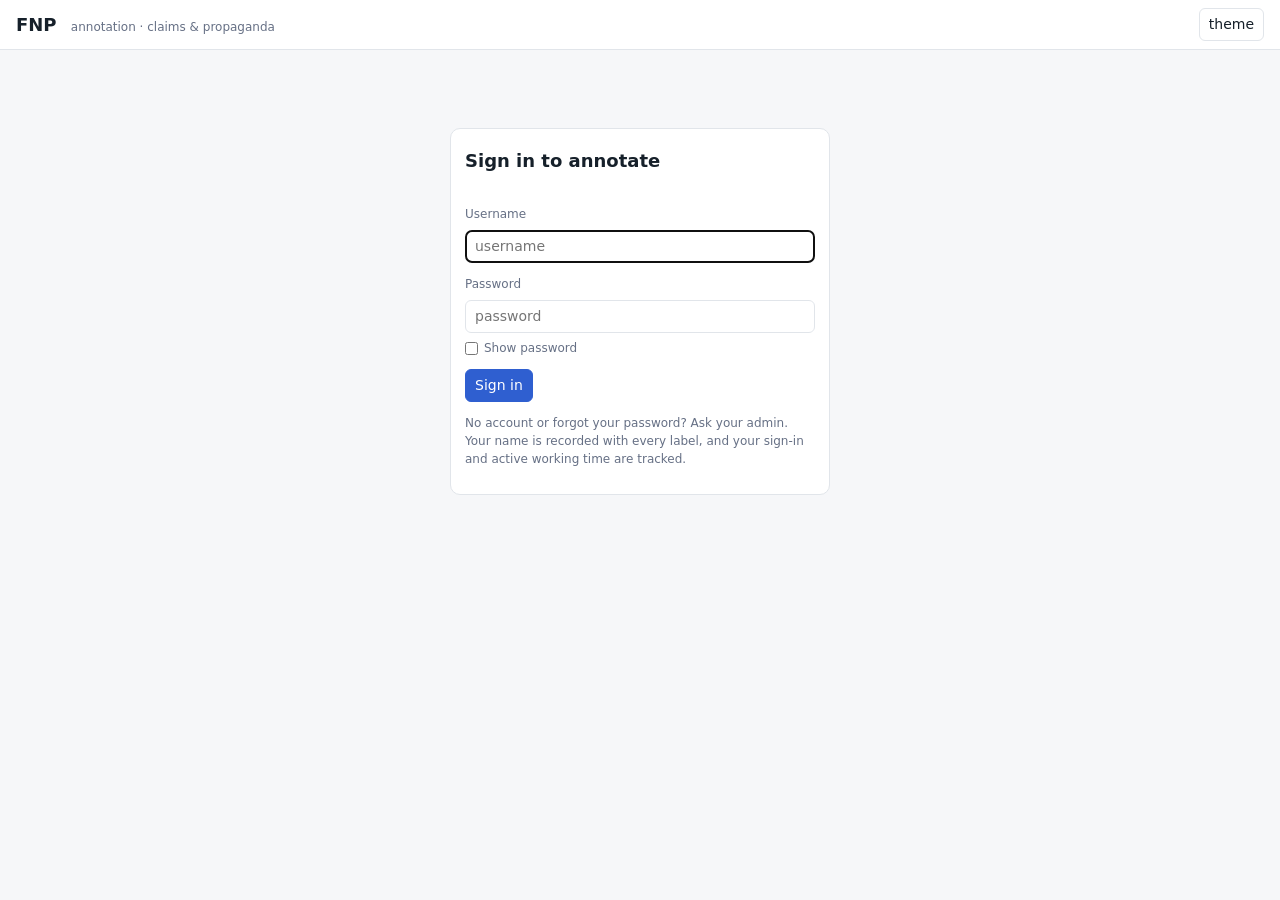
<file: UI/annotate.html>
<!doctype html>
<html lang="en">
<head>
<meta charset="utf-8">
<meta name="viewport" content="width=device-width, initial-scale=1">
<title>FNP Annotate</title>
<link rel="stylesheet" href="assets/app.css">
<link rel="stylesheet" href="assets/annotate.css">
</head>
<body>
<header>
  <div class="brand">FNP <span>annotation &middot; claims &amp; propaganda</span></div>
  <nav id="tabs"></nav>
  <div class="hdr-right">
    <span id="prog" class="prog"></span>
    <span id="who" class="muted"></span>
    <button id="chpw" class="hidden" title="Change your password">password</button>
    <button id="logout" class="hidden" title="Sign out">sign out</button>
    <button id="theme" title="Toggle theme">theme</button>
  </div>
</header>
<main id="view"></main>
<div id="pop" class="pop hidden" role="dialog" aria-label="Annotate selection"></div>
<div id="toast" class="toast hidden"></div>
<script src="assets/annotate.js"></script>
</body>
</html>
</file>
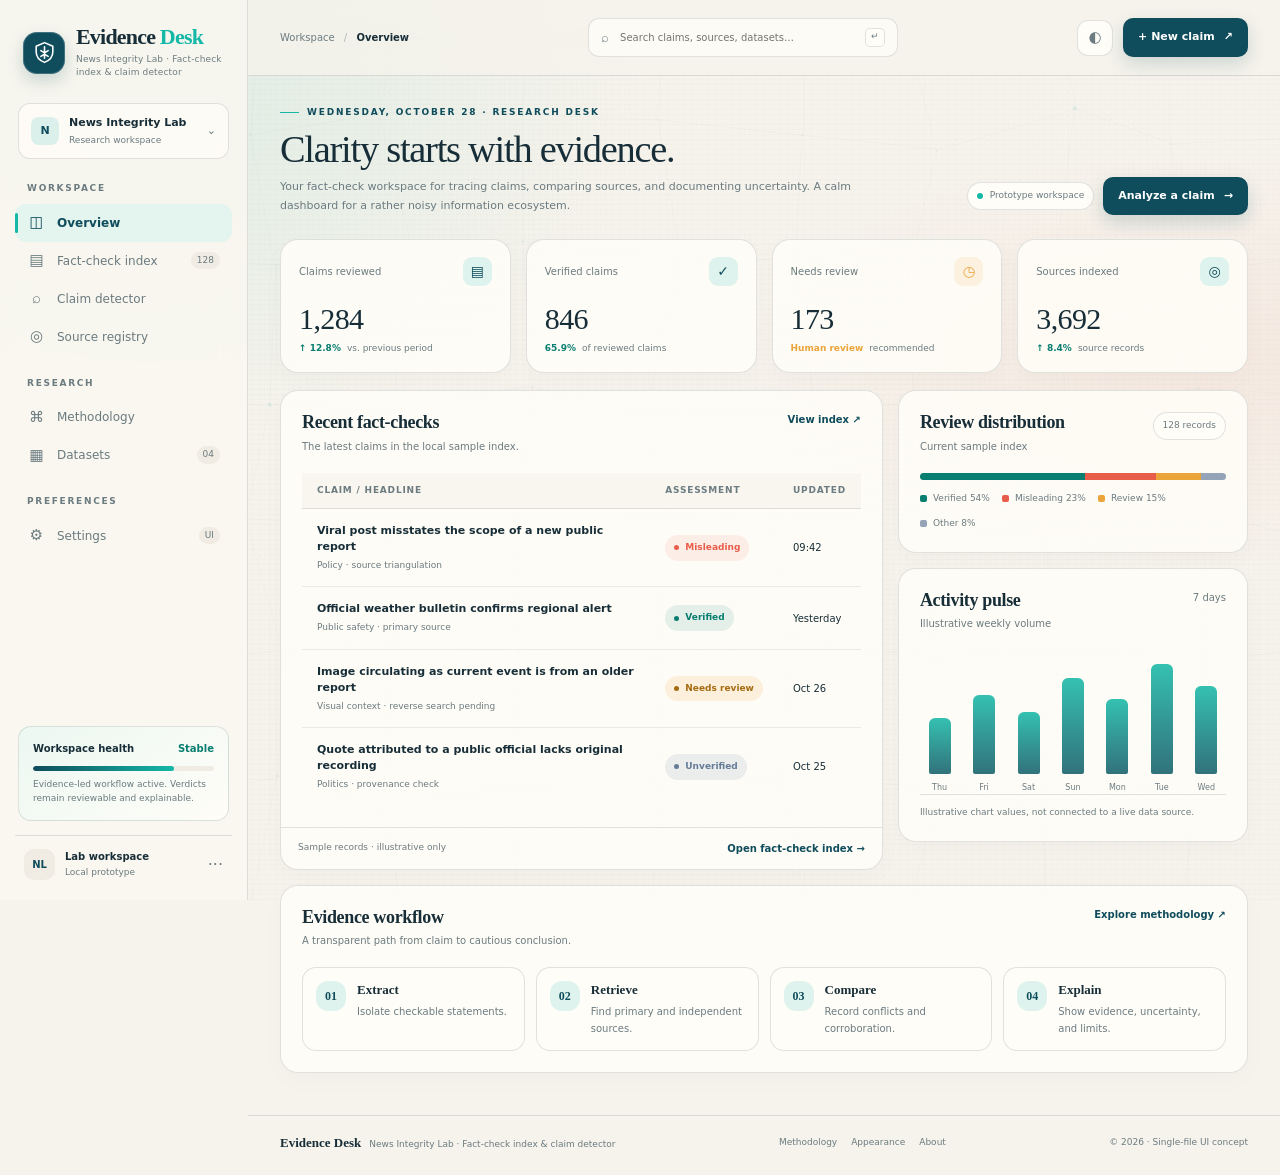
<file: docs/UI_inspirations/Evidence_Desk_Website.html>
<!DOCTYPE html>
<html lang="en" data-theme="paper">
<head>
<meta charset="utf-8" />
<meta name="viewport" content="width=device-width, initial-scale=1" />
<meta name="theme-color" content="#f6f3ec" />
<title>Evidence Desk — News Integrity Lab</title>
<style>
  :root{
    color-scheme:light;
    --ink:#172e38;--navy:#1e293b;--teal:#0f4c5c;--mint:#14b8a6;--paper:#f6f3ec;--surface:#fffdf8;--surface-2:#f0ece3;--paper-dark:#e6ded0;--muted:#6b7b80;--coral:#e85d4a;--amber:#eaa43a;--blue-gray:#94a3b8;--line:rgba(23,46,56,.13);--line-strong:rgba(23,46,56,.22);--shadow:0 18px 48px rgba(25,45,48,.07);--sidebar:rgba(250,247,240,.88);--input:rgba(255,253,248,.8);--good:#087e70;--radius:18px;--serif:Georgia,"Times New Roman",serif;--sans:Inter,ui-sans-serif,system-ui,-apple-system,BlinkMacSystemFont,"Segoe UI",sans-serif;--space:20px;
  }
  html[data-theme="slate"]{--ink:#192c3d;--navy:#23384c;--teal:#286477;--mint:#58a9a0;--paper:#e9eff1;--surface:#f8fbfc;--surface-2:#dfe8eb;--paper-dark:#cdd9de;--muted:#627987;--line:rgba(25,44,61,.13);--line-strong:rgba(25,44,61,.22);--sidebar:rgba(244,249,250,.9);--input:rgba(248,251,252,.88);--good:#287f70;--shadow:0 18px 48px rgba(25,44,61,.07);color-scheme:light}
  html[data-theme="midnight"]{--ink:#e9f0f1;--navy:#dbe7ed;--teal:#4dc7ba;--mint:#55d6c1;--paper:#101c25;--surface:#182832;--surface-2:#203640;--paper-dark:#314852;--muted:#a1b4bb;--line:rgba(224,240,242,.12);--line-strong:rgba(224,240,242,.22);--sidebar:rgba(15,27,36,.91);--input:rgba(21,37,47,.88);--good:#64d9c4;--coral:#ff8272;--amber:#ffc26b;--blue-gray:#8ba3b5;--shadow:0 18px 48px rgba(0,0,0,.2);color-scheme:dark}
  html[data-theme="forest"]{--ink:#20372e;--navy:#243c32;--teal:#285d49;--mint:#6aa77a;--paper:#eff2e8;--surface:#fbfcf5;--surface-2:#e2ead9;--paper-dark:#d1dfc4;--muted:#6a7c6d;--line:rgba(32,55,46,.14);--line-strong:rgba(32,55,46,.23);--sidebar:rgba(247,250,240,.91);--input:rgba(251,252,245,.88);--good:#2c845e;--shadow:0 18px 48px rgba(32,55,46,.08);color-scheme:light}
  html[data-accent="blue"]{--teal:#2457a7;--mint:#5d9ef5;--good:#2463bd}
  html[data-accent="violet"]{--teal:#6346a5;--mint:#a78bfa;--good:#7253ba}
  html[data-accent="coral"]{--teal:#a94435;--mint:#ed8068;--good:#277b65}
  html[data-accent="green"]{--teal:#236547;--mint:#54b87b;--good:#267b53}
  html[data-density="compact"]{--space:14px}
  *{box-sizing:border-box}html{scroll-behavior:smooth}body{margin:0;min-height:100vh;color:var(--ink);background:var(--paper);font-family:var(--sans);line-height:1.5;overflow-x:hidden;transition:background .25s,color .25s;background-image:radial-gradient(ellipse at 12% 10%,color-mix(in srgb,var(--mint) 10%,transparent),transparent 31rem),radial-gradient(ellipse at 94% 40%,color-mix(in srgb,var(--coral) 7%,transparent),transparent 29rem),repeating-linear-gradient(0deg,rgba(90,70,40,.018) 0 1px,transparent 1px 5px),repeating-linear-gradient(90deg,rgba(90,70,40,.012) 0 1px,transparent 1px 6px);background-attachment:fixed}
  body.no-grain{background-image:radial-gradient(ellipse at 12% 10%,color-mix(in srgb,var(--mint) 8%,transparent),transparent 31rem),radial-gradient(ellipse at 94% 40%,color-mix(in srgb,var(--coral) 5%,transparent),transparent 29rem)}
  body.no-grain::before{display:none}
  body.reduce-motion *,body.reduce-motion *::before,body.reduce-motion *::after{scroll-behavior:auto!important;animation-duration:.01ms!important;animation-iteration-count:1!important;transition-duration:.01ms!important}
  body::before{content:"";position:fixed;inset:0;pointer-events:none;z-index:0;opacity:.13;background-image:radial-gradient(rgba(70,55,35,.35) .45px,transparent .8px);background-size:8px 8px;mix-blend-mode:multiply}
  html[data-theme="midnight"] body::before{opacity:.04;mix-blend-mode:screen}
  #evidence-network{position:fixed;inset:0;width:100%;height:100%;z-index:0;pointer-events:none;opacity:.28}
  body.no-network #evidence-network{display:none}
  button,input,textarea,select{font:inherit}button,a{-webkit-tap-highlight-color:transparent}button{color:inherit}a{color:inherit;text-decoration:none}button:focus-visible,a:focus-visible,input:focus-visible,textarea:focus-visible,select:focus-visible{outline:3px solid color-mix(in srgb,var(--mint) 55%,transparent);outline-offset:2px}
  .app-shell{position:relative;z-index:1;display:grid;grid-template-columns:248px minmax(0,1fr);min-height:100vh}
  .sidebar{position:sticky;top:0;height:100vh;overflow-y:auto;padding:22px 15px 18px;border-right:1px solid var(--line);background:var(--sidebar);backdrop-filter:blur(17px);display:flex;flex-direction:column;z-index:30}
  .brand{display:flex;align-items:center;gap:11px;padding:4px 8px 24px}.brand-mark{width:42px;height:42px;display:grid;place-items:center;border-radius:14px;color:#fff;background:var(--teal);box-shadow:inset 0 0 0 1px rgba(255,255,255,.2),0 7px 17px color-mix(in srgb,var(--teal) 20%,transparent);flex:none}.brand-mark svg{width:25px;height:25px}.brand-name{font:700 22px/1 var(--serif);letter-spacing:-.8px}.brand-name span{color:var(--mint)}.brand-sub{font-size:9px;letter-spacing:.15px;color:var(--muted);line-height:1.45;margin-top:5px;max-width:157px}
  .workspace-switch{display:flex;align-items:center;gap:10px;padding:11px 12px;margin:0 3px 23px;border:1px solid var(--line);border-radius:12px;background:color-mix(in srgb,var(--surface) 74%,transparent);font-size:11px}.workspace-icon{width:28px;height:28px;border-radius:8px;display:grid;place-items:center;background:color-mix(in srgb,var(--mint) 15%,transparent);color:var(--teal);font-weight:800}.workspace-switch strong{display:block;font-size:11px}.workspace-switch small{display:block;color:var(--muted);font-size:9px;margin-top:2px}.workspace-caret{margin-left:auto;color:var(--muted)}
  .nav-group{margin:0 0 21px}.nav-label{padding:0 12px;margin:0 0 8px;font-size:9px;text-transform:uppercase;letter-spacing:1.7px;font-weight:800;color:var(--muted)}.nav-item{display:flex;align-items:center;gap:11px;width:100%;border:0;background:transparent;color:var(--muted);padding:10px 12px;border-radius:11px;text-align:left;font-size:12px;cursor:pointer;transition:background .18s,color .18s;position:relative}.nav-item .nav-icon{width:19px;text-align:center;font-size:15px;line-height:1;color:currentColor}.nav-item:hover{background:color-mix(in srgb,var(--mint) 8%,transparent);color:var(--ink)}.nav-item.active{color:var(--teal);background:color-mix(in srgb,var(--mint) 12%,var(--surface));font-weight:750}.nav-item.active::before{content:"";position:absolute;left:0;top:9px;bottom:9px;width:3px;border-radius:4px;background:var(--mint)}.nav-count{margin-left:auto;font-size:9px;padding:2px 6px;border-radius:20px;background:var(--surface-2);color:var(--muted)}.sidebar-bottom{margin-top:auto}.integrity-card{margin:0 3px 14px;padding:14px;border:1px solid var(--line);border-radius:13px;background:linear-gradient(145deg,color-mix(in srgb,var(--mint) 8%,var(--surface)),var(--surface))}.integrity-top{display:flex;justify-content:space-between;align-items:center;font-size:10px;font-weight:750}.integrity-meter{height:5px;border-radius:10px;background:var(--surface-2);overflow:hidden;margin:10px 0 7px}.integrity-meter span{display:block;width:78%;height:100%;background:linear-gradient(90deg,var(--teal),var(--mint));border-radius:10px}.integrity-card p{margin:0;font-size:9px;color:var(--muted);line-height:1.55}.profile{display:flex;align-items:center;gap:10px;padding:13px 9px 2px;border-top:1px solid var(--line)}.avatar{width:31px;height:31px;border-radius:10px;background:var(--surface-2);display:grid;place-items:center;color:var(--teal);font-size:10px;font-weight:800}.profile strong{display:block;font-size:10px}.profile small{display:block;font-size:9px;color:var(--muted);margin-top:2px}.profile .more{margin-left:auto;color:var(--muted)}
  .main{min-width:0;display:flex;flex-direction:column}.topbar{height:76px;padding:0 32px;display:flex;align-items:center;justify-content:space-between;gap:18px;border-bottom:1px solid var(--line);background:color-mix(in srgb,var(--paper) 80%,transparent);backdrop-filter:blur(15px);position:sticky;top:0;z-index:20}.topbar-left{display:flex;align-items:center;gap:14px;min-width:0}.mobile-menu{display:none;border:1px solid var(--line);background:var(--surface);border-radius:10px;padding:8px 10px;cursor:pointer}.crumb{font-size:10px;color:var(--muted)}.crumb strong{color:var(--ink);font-weight:750}.global-search{display:flex;align-items:center;gap:9px;width:min(310px,30vw);padding:9px 12px;border:1px solid var(--line);background:var(--input);border-radius:11px;color:var(--muted)}.global-search span{font-size:13px}.global-search input{min-width:0;width:100%;border:0;background:transparent;color:var(--ink);outline:0;font-size:10px}.global-search kbd{white-space:nowrap;font-size:9px;padding:2px 5px;border:1px solid var(--line);border-radius:5px;background:var(--surface)}.top-actions{display:flex;align-items:center;gap:10px}.icon-button{width:36px;height:36px;display:grid;place-items:center;border:1px solid var(--line);background:var(--surface);border-radius:11px;cursor:pointer;color:var(--muted);font-size:15px}.button{display:inline-flex;align-items:center;justify-content:center;gap:9px;padding:10px 14px;border:1px solid transparent;border-radius:10px;cursor:pointer;font-size:11px;font-weight:750;white-space:nowrap;transition:transform .18s,box-shadow .18s,background .18s}.button:hover{transform:translateY(-1px)}.button-primary{color:#fff;background:var(--teal);box-shadow:0 7px 18px color-mix(in srgb,var(--teal) 18%,transparent)}.button-primary:hover{filter:brightness(.95)}.button-secondary{color:var(--ink);background:var(--surface);border-color:var(--line)}.button-soft{color:var(--teal);background:color-mix(in srgb,var(--mint) 11%,var(--surface));border-color:color-mix(in srgb,var(--mint) 21%,var(--line))}.button-danger{color:var(--coral);background:color-mix(in srgb,var(--coral) 8%,var(--surface));border-color:color-mix(in srgb,var(--coral) 21%,var(--line))}.main-content{width:min(1500px,100%);margin:0 auto;padding:30px 32px 42px;flex:1}.page{display:none;animation:fadeUp .28s ease both}.page.active{display:block}.page-head{display:flex;align-items:flex-end;justify-content:space-between;gap:20px;margin-bottom:24px}.page-eyebrow{display:flex;align-items:center;gap:8px;font-size:9px;text-transform:uppercase;letter-spacing:1.8px;color:var(--teal);font-weight:850}.page-eyebrow::before{content:"";width:19px;height:1px;background:var(--mint)}h1,h2,h3,p{overflow-wrap:anywhere}.page-head h1{font:500 clamp(28px,3vw,39px)/1.12 var(--serif);letter-spacing:-1.25px;margin:8px 0 6px}.page-head p{color:var(--muted);font-size:11px;max-width:590px;line-height:1.75;margin:0}.page-head-actions{display:flex;gap:9px;align-items:center;flex-wrap:wrap}.eyebrow-pill{display:inline-flex;align-items:center;gap:7px;border:1px solid var(--line);border-radius:50px;padding:6px 9px;font-size:9px;color:var(--muted);background:var(--surface)}.dot{width:6px;height:6px;border-radius:50%;background:var(--mint);display:inline-block}.panel{background:color-mix(in srgb,var(--surface) 88%,transparent);border:1px solid var(--line);border-radius:var(--radius);box-shadow:0 7px 24px rgba(20,43,53,.025);backdrop-filter:blur(11px);min-width:0}.panel-pad{padding:21px}.panel-head{display:flex;justify-content:space-between;align-items:flex-start;gap:14px;margin-bottom:18px}.panel-title{font:600 18px/1.2 var(--serif);letter-spacing:-.35px;margin:0}.panel-sub{color:var(--muted);font-size:10px;line-height:1.6;margin:5px 0 0}.overline{font-size:9px;letter-spacing:1.35px;text-transform:uppercase;color:var(--muted);font-weight:800}.muted{color:var(--muted)}.small{font-size:10px}.divider{height:1px;background:var(--line);border:0;margin:16px 0}.grid{display:grid;gap:15px}.stats-grid{grid-template-columns:repeat(4,minmax(0,1fr));margin-bottom:17px}.stat-card{padding:17px 18px;position:relative;overflow:hidden}.stat-top{display:flex;align-items:center;justify-content:space-between;gap:8px;color:var(--muted);font-size:10px}.stat-icon{width:29px;height:29px;border-radius:9px;display:grid;place-items:center;background:color-mix(in srgb,var(--mint) 14%,var(--surface));color:var(--teal);font-size:14px}.stat-value{font:500 30px/1.05 var(--serif);letter-spacing:-.6px;margin:17px 0 7px}.stat-foot{font-size:9px;color:var(--muted);display:flex;align-items:center;gap:6px}.trend-up{color:var(--good);font-weight:800}.trend-warn{color:var(--amber);font-weight:800}.main-grid{grid-template-columns:minmax(0,1.55fr) minmax(290px,.9fr);align-items:stretch}.table-wrap{overflow-x:auto;width:100%}table{width:100%;border-collapse:collapse;text-align:left;white-space:nowrap}th{color:var(--muted);font-size:9px;letter-spacing:.8px;text-transform:uppercase;font-weight:800;padding:11px 15px;border-bottom:1px solid var(--line);background:color-mix(in srgb,var(--surface-2) 38%,transparent)}td{padding:14px 15px;font-size:10px;border-bottom:1px solid color-mix(in srgb,var(--line) 70%,transparent)}tbody tr:last-child td{border-bottom:0}tbody tr:hover{background:color-mix(in srgb,var(--mint) 4%,transparent)}.claim-cell{min-width:210px;max-width:350px;white-space:normal}.claim-cell strong{display:block;font-size:11px;font-weight:700;line-height:1.45}.claim-cell small{display:block;color:var(--muted);font-size:9px;line-height:1.5;margin-top:4px}.source-cell{color:var(--muted)}.status{display:inline-flex;align-items:center;gap:6px;border-radius:40px;padding:6px 9px;font-size:9px;font-weight:800;white-space:nowrap}.status::before{content:"";width:5px;height:5px;background:currentColor;border-radius:50%}.status.verified{color:var(--good);background:color-mix(in srgb,var(--good) 11%,var(--surface))}.status.misleading{color:var(--coral);background:color-mix(in srgb,var(--coral) 10%,var(--surface))}.status.review{color:#a56b11;background:color-mix(in srgb,var(--amber) 15%,var(--surface))}.status.context{color:#657c98;background:color-mix(in srgb,var(--blue-gray) 19%,var(--surface))}.text-link{font-size:10px;font-weight:800;color:var(--teal);cursor:pointer;background:transparent;border:0;padding:0}.text-link:hover{text-decoration:underline}.panel-foot{padding:13px 17px;border-top:1px solid var(--line);display:flex;justify-content:space-between;align-items:center;gap:12px;color:var(--muted);font-size:9px}.list-rows{display:grid;gap:0}.list-row{display:grid;grid-template-columns:34px minmax(0,1fr) auto;align-items:center;gap:10px;padding:12px 0;border-bottom:1px solid var(--line)}.list-row:last-child{border-bottom:0}.row-icon{width:32px;height:32px;border:1px solid var(--line);border-radius:10px;background:var(--surface-2);display:grid;place-items:center;font-size:13px;color:var(--teal)}.list-row strong{display:block;font-size:10px}.list-row small{display:block;color:var(--muted);font-size:9px;margin-top:3px;line-height:1.45}.row-meta{text-align:right;font-size:9px;color:var(--muted)}.bar-line{height:7px;border-radius:10px;background:var(--surface-2);overflow:hidden;display:flex}.bar-line span{height:100%;display:block}.legend{display:flex;flex-wrap:wrap;gap:12px;margin-top:12px}.legend span{display:flex;align-items:center;gap:6px;color:var(--muted);font-size:9px}.legend i{display:inline-block;width:7px;height:7px;border-radius:2px}.activity-chart{height:145px;display:flex;align-items:flex-end;gap:9px;padding:14px 2px 0;border-bottom:1px solid var(--line)}.chart-col{flex:1;display:flex;flex-direction:column;align-items:center;justify-content:flex-end;height:100%;gap:8px;min-width:0}.chart-bar{width:min(22px,65%);border-radius:6px 6px 2px 2px;background:linear-gradient(180deg,var(--mint),color-mix(in srgb,var(--teal) 85%,var(--mint)));opacity:.86;min-height:8px}.chart-label{font-size:8px;color:var(--muted)}.filter-row{display:flex;align-items:center;gap:8px;flex-wrap:wrap;margin:0 0 16px}.filter-input,.field,select,.textarea{color:var(--ink);border:1px solid var(--line-strong);border-radius:10px;padding:10px 12px;background:var(--input);font-size:10px;min-width:0}.filter-input{flex:1;min-width:180px}.field,select{width:100%}.textarea{width:100%;resize:vertical;min-height:150px;line-height:1.7}.field-label{display:block;margin:15px 0 7px;color:var(--muted);font-size:10px;font-weight:800}.field-hint{font-size:9px;color:var(--muted);line-height:1.65;margin:7px 0 0}.two-col{grid-template-columns:minmax(0,1fr) minmax(0,1fr);align-items:start}.form-grid{display:grid;grid-template-columns:1fr 1fr;gap:0 14px}.full-span{grid-column:1/-1}.button-row{display:flex;align-items:center;justify-content:space-between;gap:12px;flex-wrap:wrap;margin-top:17px}.input-note{font-size:9px;color:var(--muted);line-height:1.6;max-width:300px}.empty-state{min-height:310px;display:flex;flex-direction:column;align-items:center;justify-content:center;text-align:center;padding:24px}.empty-symbol{width:54px;height:54px;display:grid;place-items:center;border-radius:17px;background:color-mix(in srgb,var(--mint) 13%,var(--surface));border:1px solid color-mix(in srgb,var(--mint) 26%,var(--line));font-size:23px;color:var(--teal);transform:rotate(-4deg);margin-bottom:14px}.empty-state h3{font:600 22px var(--serif);margin:0 0 8px}.empty-state p{max-width:300px;font-size:10px;color:var(--muted);line-height:1.8;margin:0}.result-box{display:none}.result-box.visible{display:block;animation:fadeUp .25s ease}.result-top{display:flex;align-items:flex-start;justify-content:space-between;gap:10px;padding-bottom:16px;border-bottom:1px solid var(--line)}.result-top h3{font:600 22px/1.2 var(--serif);margin:6px 0 0}.score-layout{display:grid;grid-template-columns:76px 1fr;align-items:center;gap:14px;padding:18px 0}.score-ring{--score:63%;width:72px;height:72px;border-radius:50%;background:conic-gradient(var(--amber) var(--score),var(--surface-2) 0);display:grid;place-items:center;position:relative}.score-ring::before{content:"";position:absolute;inset:6px;background:var(--surface);border-radius:50%}.score-ring strong{position:relative;font:700 17px var(--sans)}.score-copy strong{display:block;font-size:11px}.score-copy p{font-size:9px;line-height:1.7;color:var(--muted);margin:4px 0 0}.evidence-check{display:grid;grid-template-columns:24px 1fr auto;align-items:center;gap:9px;padding:11px 0;border-top:1px solid var(--line)}.evidence-check .n{display:grid;place-items:center;width:23px;height:23px;border-radius:7px;background:color-mix(in srgb,var(--mint) 12%,var(--surface));font-size:9px;color:var(--teal);font-weight:800}.evidence-check strong{display:block;font-size:10px}.evidence-check small{display:block;color:var(--muted);font-size:9px;margin-top:3px;line-height:1.45}.evidence-check em{font-style:normal;color:var(--muted);font-size:9px}.disclaimer{margin-top:14px;background:var(--surface-2);border-radius:10px;padding:11px 12px;color:var(--muted);font-size:9px;line-height:1.7}.source-grid{grid-template-columns:repeat(3,minmax(0,1fr))}.source-card{padding:18px}.source-top{display:flex;align-items:center;gap:10px}.source-avatar{width:38px;height:38px;border:1px solid var(--line);background:var(--surface-2);border-radius:12px;display:grid;place-items:center;font:700 12px var(--serif);color:var(--teal)}.source-top strong{display:block;font-size:11px}.source-top small{display:block;font-size:9px;color:var(--muted);margin-top:3px}.source-grade{display:flex;align-items:center;justify-content:space-between;gap:8px;margin:17px 0 8px}.source-grade strong{font:500 23px var(--serif)}.source-card p{color:var(--muted);font-size:10px;line-height:1.7;margin:11px 0 14px}.source-meta{display:flex;gap:6px;flex-wrap:wrap}.tag{border:1px solid var(--line);border-radius:7px;padding:4px 7px;font-size:8px;color:var(--muted);background:color-mix(in srgb,var(--surface-2) 45%,transparent)}.step-list{display:grid;gap:10px}.step{display:grid;grid-template-columns:43px minmax(0,1fr);gap:13px;padding:17px;border:1px solid var(--line);background:var(--surface);border-radius:14px}.step-number{width:39px;height:39px;display:grid;place-items:center;border-radius:12px;color:var(--teal);background:color-mix(in srgb,var(--mint) 14%,var(--surface));font:600 16px var(--serif)}.step h3{font:600 16px var(--serif);margin:1px 0 5px}.step p{font-size:10px;color:var(--muted);line-height:1.7;margin:0;max-width:760px}.step-meta{display:flex;flex-wrap:wrap;gap:7px;margin-top:10px}.data-grid{grid-template-columns:repeat(3,minmax(0,1fr))}.dataset-card{padding:19px}.dataset-head{display:flex;align-items:flex-start;justify-content:space-between;gap:10px}.dataset-icon{width:37px;height:37px;border-radius:11px;background:var(--surface-2);display:grid;place-items:center;color:var(--teal);font-size:16px}.dataset-card h3{font:600 17px var(--serif);margin:13px 0 5px}.dataset-card p{font-size:10px;color:var(--muted);line-height:1.65;min-height:49px;margin:0 0 15px}.dataset-stat-grid{display:grid;grid-template-columns:1fr 1fr;gap:9px;border-top:1px solid var(--line);padding-top:13px}.dataset-stat strong{font:500 19px var(--serif);display:block}.dataset-stat span{display:block;font-size:9px;color:var(--muted);margin-top:2px}.settings-layout{display:grid;grid-template-columns:minmax(0,1fr) minmax(270px,.75fr);gap:16px;align-items:start}.settings-section{padding:22px}.settings-section+.settings-section{margin-top:15px}.settings-section h2{font:600 19px var(--serif);margin:0 0 4px}.settings-section>p{color:var(--muted);font-size:10px;line-height:1.7;margin:0 0 18px}.theme-options{display:grid;grid-template-columns:repeat(2,minmax(0,1fr));gap:10px}.theme-option{border:1px solid var(--line);background:var(--surface);padding:10px;border-radius:13px;cursor:pointer;text-align:left;transition:border .18s,transform .18s}.theme-option:hover{transform:translateY(-2px)}.theme-option.selected{border-color:var(--mint);box-shadow:0 0 0 2px color-mix(in srgb,var(--mint) 17%,transparent)}.theme-preview{height:65px;border:1px solid rgba(0,0,0,.06);border-radius:8px;overflow:hidden;display:flex;margin-bottom:10px}.theme-preview .preview-side{width:24%;background:var(--pc-side)}.theme-preview .preview-main{flex:1;background:var(--pc-bg);padding:8px}.theme-preview .preview-line{height:5px;width:54%;border-radius:8px;background:var(--pc-accent);margin-bottom:5px}.theme-preview .preview-card{height:25px;border-radius:5px;background:var(--pc-card);border:1px solid var(--pc-border)}.theme-option strong{font-size:10px;display:block}.theme-option small{font-size:9px;color:var(--muted);display:block;margin-top:2px}.accent-options{display:flex;gap:10px;flex-wrap:wrap}.accent-choice{width:33px;height:33px;border-radius:50%;border:3px solid var(--surface);outline:1px solid var(--line);cursor:pointer;position:relative}.accent-choice.selected{outline:2px solid var(--ink)}.accent-choice.selected::after{content:"✓";position:absolute;inset:0;display:grid;place-items:center;color:#fff;font-size:12px;font-weight:900;text-shadow:0 1px 3px rgba(0,0,0,.4)}.setting-row{display:flex;align-items:center;justify-content:space-between;gap:14px;padding:12px 0;border-top:1px solid var(--line)}.setting-row:first-of-type{border-top:0}.setting-copy strong{display:block;font-size:10px}.setting-copy small{display:block;color:var(--muted);font-size:9px;line-height:1.5;margin-top:3px}.switch{width:38px;height:22px;border-radius:20px;background:var(--paper-dark);border:0;padding:3px;cursor:pointer;flex:none;transition:background .2s}.switch span{display:block;width:16px;height:16px;background:var(--surface);border-radius:50%;box-shadow:0 1px 4px rgba(0,0,0,.15);transition:transform .2s}.switch[aria-checked="true"]{background:var(--teal)}.switch[aria-checked="true"] span{transform:translateX(16px)}.preview-board{border:1px solid var(--line);background:var(--surface);border-radius:15px;overflow:hidden}.preview-board-head{padding:13px 15px;border-bottom:1px solid var(--line);display:flex;align-items:center;justify-content:space-between;gap:10px;font-size:10px;font-weight:800}.preview-board-body{padding:17px}.mini-preview-title{font:500 22px var(--serif);margin:0 0 7px}.mini-preview-copy{font-size:10px;color:var(--muted);line-height:1.7;margin:0 0 14px}.preview-pills{display:flex;gap:6px;flex-wrap:wrap}.toast{position:fixed;bottom:22px;left:50%;transform:translate(-50%,20px);opacity:0;pointer-events:none;z-index:80;max-width:calc(100vw - 30px);padding:11px 16px;border-radius:11px;background:var(--ink);color:var(--paper);box-shadow:var(--shadow);font-size:10px;transition:all .22s}.toast.show{opacity:1;transform:translate(-50%,0)}.app-footer{border-top:1px solid var(--line);padding:17px 32px 22px;display:flex;align-items:center;justify-content:space-between;gap:12px;color:var(--muted);font-size:9px}.app-footer strong{color:var(--ink);font-family:var(--serif);font-size:13px;font-weight:600}.footer-links{display:flex;gap:14px}.footer-links button{border:0;background:transparent;color:var(--muted);font-size:9px;cursor:pointer;padding:0}.footer-links button:hover{color:var(--teal)}.empty-filter{display:none;text-align:center;padding:27px;color:var(--muted);font-size:10px}
  @keyframes fadeUp{from{opacity:0;transform:translateY(7px)}to{opacity:1;transform:translateY(0)}}
  @media(max-width:1150px){.app-shell{grid-template-columns:222px minmax(0,1fr)}.sidebar{padding-left:11px;padding-right:11px}.main-content{padding:25px 23px 35px}.topbar{padding:0 23px}.stats-grid{grid-template-columns:repeat(2,minmax(0,1fr))}.source-grid,.data-grid{grid-template-columns:repeat(2,minmax(0,1fr))}.main-grid{grid-template-columns:minmax(0,1.2fr) minmax(270px,.9fr)}}
  @media(max-width:850px){.app-shell{display:block}.sidebar{position:fixed;left:0;top:0;bottom:0;width:260px;height:100dvh;transform:translateX(-105%);transition:transform .25s ease;box-shadow:var(--shadow)}body.sidebar-open .sidebar{transform:translateX(0)}body.sidebar-open::after{content:"";position:fixed;inset:0;background:rgba(8,20,28,.34);z-index:25}.mobile-menu{display:block}.topbar{height:68px;padding:0 17px}.global-search{width:min(290px,36vw)}.main-content{padding:23px 18px 30px}.app-footer{padding:16px 18px 20px}.main-grid,.two-col,.settings-layout{grid-template-columns:1fr}.stats-grid{grid-template-columns:repeat(2,minmax(0,1fr))}}
  @media(max-width:560px){.topbar{gap:8px}.crumb{display:none}.global-search{width:auto;flex:1;min-width:0}.global-search kbd{display:none}.top-actions .button{display:none}.main-content{padding:20px 13px 26px}.page-head{align-items:flex-start;flex-direction:column;margin-bottom:18px}.page-head h1{font-size:32px}.page-head-actions{width:100%}.page-head-actions .button{flex:1}.stats-grid{gap:9px}.stat-card{padding:13px}.stat-value{font-size:26px;margin:13px 0 6px}.stat-top{font-size:9px}.stat-icon{width:26px;height:26px}.panel-pad{padding:15px}.source-grid,.data-grid{grid-template-columns:1fr}.form-grid{grid-template-columns:1fr}.full-span{grid-column:auto}.theme-options{gap:8px}.theme-preview{height:54px}.app-footer{align-items:flex-start;flex-direction:column}.footer-links{gap:12px}.activity-chart{gap:5px}.panel-foot{align-items:flex-start}.filter-input{min-width:100%}.filter-row select{flex:1}.evidence-check{grid-template-columns:23px minmax(0,1fr)}.evidence-check em{grid-column:2}.result-top{flex-direction:column}}
  @media(prefers-reduced-motion:reduce){*,*::before,*::after{scroll-behavior:auto!important;animation-duration:.01ms!important;animation-iteration-count:1!important;transition-duration:.01ms!important}}
</style>
</head>
<body>
<canvas id="evidence-network" aria-hidden="true"></canvas>
<div class="app-shell">
  <aside class="sidebar" id="sidebar" aria-label="Application navigation">
    <a href="#overview" class="brand" aria-label="Evidence Desk overview" data-route="overview"><div class="brand-mark" aria-hidden="true"><svg viewBox="0 0 24 24" fill="none" stroke="currentColor" stroke-width="1.5" stroke-linecap="round" stroke-linejoin="round"><path d="M12 2.5 20 6v5.2c0 5-3.3 8.4-8 10.3-4.7-1.9-8-5.3-8-10.3V6l8-3.5Z"/><path d="M12 6.5v11M8.5 10.2l3.5 2.2 3.5-2.2M8.5 15.7l3.5-2 3.5 2"/></svg></div><div><div class="brand-name">Evidence <span>Desk</span></div><div class="brand-sub">News Integrity Lab · Fact-check index &amp; claim detector</div></div></a>
    <div class="workspace-switch"><div class="workspace-icon">N</div><div><strong>News Integrity Lab</strong><small>Research workspace</small></div><span class="workspace-caret">⌄</span></div>
    <nav aria-label="Main navigation">
      <div class="nav-group"><div class="nav-label">Workspace</div>
        <button class="nav-item active" data-route="overview"><span class="nav-icon">◫</span> Overview</button>
        <button class="nav-item" data-route="index"><span class="nav-icon">▤</span> Fact-check index <span class="nav-count">128</span></button>
        <button class="nav-item" data-route="detector"><span class="nav-icon">⌕</span> Claim detector</button>
        <button class="nav-item" data-route="sources"><span class="nav-icon">◎</span> Source registry</button>
      </div>
      <div class="nav-group"><div class="nav-label">Research</div>
        <button class="nav-item" data-route="methodology"><span class="nav-icon">⌘</span> Methodology</button>
        <button class="nav-item" data-route="datasets"><span class="nav-icon">▦</span> Datasets <span class="nav-count">04</span></button>
      </div>
      <div class="nav-group"><div class="nav-label">Preferences</div>
        <button class="nav-item" data-route="settings"><span class="nav-icon">⚙</span> Settings <span class="nav-count">UI</span></button>
      </div>
    </nav>
    <div class="sidebar-bottom">
      <div class="integrity-card"><div class="integrity-top"><span>Workspace health</span><span style="color:var(--good)">Stable</span></div><div class="integrity-meter"><span></span></div><p>Evidence-led workflow active. Verdicts remain reviewable and explainable.</p></div>
      <div class="profile"><div class="avatar">NL</div><div><strong>Lab workspace</strong><small>Local prototype</small></div><span class="more">···</span></div>
    </div>
  </aside>
  <div class="main">
    <header class="topbar">
      <div class="topbar-left"><button class="mobile-menu" id="mobileMenu" aria-label="Open navigation" aria-expanded="false">☰</button><div class="crumb">Workspace <span style="padding:0 6px;opacity:.5">/</span> <strong id="breadcrumb">Overview</strong></div></div>
      <label class="global-search" aria-label="Search this workspace"><span>⌕</span><input id="globalSearch" type="search" placeholder="Search claims, sources, datasets…" /><kbd>↵</kbd></label>
      <div class="top-actions"><button class="icon-button" id="quickTheme" title="Switch theme" aria-label="Switch theme">◐</button><button class="button button-primary" data-route="detector">+ New claim <span>↗</span></button></div>
    </header>
    <main class="main-content">
      <!-- OVERVIEW PAGE -->
      <section class="page active" id="page-overview" data-page="overview">
        <div class="page-head"><div><div class="page-eyebrow">Wednesday, October 28 · research desk</div><h1>Clarity starts with evidence.</h1><p>Your fact-check workspace for tracing claims, comparing sources, and documenting uncertainty. A calm dashboard for a rather noisy information ecosystem.</p></div><div class="page-head-actions"><span class="eyebrow-pill"><span class="dot"></span> Prototype workspace</span><button class="button button-primary" data-route="detector">Analyze a claim <span>→</span></button></div></div>
        <div class="grid stats-grid">
          <article class="panel stat-card"><div class="stat-top"><span>Claims reviewed</span><span class="stat-icon">▤</span></div><div class="stat-value">1,284</div><div class="stat-foot"><span class="trend-up">↑ 12.8%</span> <span>vs. previous period</span></div></article>
          <article class="panel stat-card"><div class="stat-top"><span>Verified claims</span><span class="stat-icon">✓</span></div><div class="stat-value">846</div><div class="stat-foot"><span class="trend-up">65.9%</span><span>of reviewed claims</span></div></article>
          <article class="panel stat-card"><div class="stat-top"><span>Needs review</span><span class="stat-icon" style="color:var(--amber);background:color-mix(in srgb,var(--amber) 13%,var(--surface))">◷</span></div><div class="stat-value">173</div><div class="stat-foot"><span class="trend-warn">Human review</span><span>recommended</span></div></article>
          <article class="panel stat-card"><div class="stat-top"><span>Sources indexed</span><span class="stat-icon">◎</span></div><div class="stat-value">3,692</div><div class="stat-foot"><span class="trend-up">↑ 8.4%</span><span>source records</span></div></article>
        </div>
        <div class="grid main-grid">
          <section class="panel"><div class="panel-pad"><div class="panel-head"><div><h2 class="panel-title">Recent fact-checks</h2><p class="panel-sub">The latest claims in the local sample index.</p></div><button class="text-link" data-route="index">View index ↗</button></div><div class="table-wrap"><table><thead><tr><th>Claim / headline</th><th>Assessment</th><th>Updated</th></tr></thead><tbody id="overviewRecentRows">
            <tr><td class="claim-cell"><strong>Viral post misstates the scope of a new public report</strong><small>Policy · source triangulation</small></td><td><span class="status misleading">Misleading</span></td><td>09:42</td></tr>
            <tr><td class="claim-cell"><strong>Official weather bulletin confirms regional alert</strong><small>Public safety · primary source</small></td><td><span class="status verified">Verified</span></td><td>Yesterday</td></tr>
            <tr><td class="claim-cell"><strong>Image circulating as current event is from an older report</strong><small>Visual context · reverse search pending</small></td><td><span class="status review">Needs review</span></td><td>Oct 26</td></tr>
            <tr><td class="claim-cell"><strong>Quote attributed to a public official lacks original recording</strong><small>Politics · provenance check</small></td><td><span class="status context">Unverified</span></td><td>Oct 25</td></tr>
          </tbody></table></div></div><div class="panel-foot"><span>Sample records · illustrative only</span><button class="text-link" data-route="index">Open fact-check index →</button></div></section>
          <div class="grid" style="gap:15px;align-content:start">
            <section class="panel panel-pad"><div class="panel-head"><div><h2 class="panel-title">Review distribution</h2><p class="panel-sub">Current sample index</p></div><span class="eyebrow-pill">128 records</span></div><div class="bar-line"><span style="width:54%;background:var(--good)"></span><span style="width:23%;background:var(--coral)"></span><span style="width:15%;background:var(--amber)"></span><span style="width:8%;background:var(--blue-gray)"></span></div><div class="legend"><span><i style="background:var(--good)"></i>Verified 54%</span><span><i style="background:var(--coral)"></i>Misleading 23%</span><span><i style="background:var(--amber)"></i>Review 15%</span><span><i style="background:var(--blue-gray)"></i>Other 8%</span></div></section>
            <section class="panel panel-pad"><div class="panel-head"><div><h2 class="panel-title">Activity pulse</h2><p class="panel-sub">Illustrative weekly volume</p></div><span class="muted small">7 days</span></div><div class="activity-chart" aria-label="Illustrative activity chart"><div class="chart-col"><div class="chart-bar" style="height:43%"></div><span class="chart-label">Thu</span></div><div class="chart-col"><div class="chart-bar" style="height:61%"></div><span class="chart-label">Fri</span></div><div class="chart-col"><div class="chart-bar" style="height:48%"></div><span class="chart-label">Sat</span></div><div class="chart-col"><div class="chart-bar" style="height:74%"></div><span class="chart-label">Sun</span></div><div class="chart-col"><div class="chart-bar" style="height:58%"></div><span class="chart-label">Mon</span></div><div class="chart-col"><div class="chart-bar" style="height:88%"></div><span class="chart-label">Tue</span></div><div class="chart-col"><div class="chart-bar" style="height:68%"></div><span class="chart-label">Wed</span></div></div><p class="field-hint" style="margin-top:10px">Illustrative chart values, not connected to a live data source.</p></section>
          </div>
        </div>
        <section class="panel panel-pad" style="margin-top:15px"><div class="panel-head"><div><h2 class="panel-title">Evidence workflow</h2><p class="panel-sub">A transparent path from claim to cautious conclusion.</p></div><button class="text-link" data-route="methodology">Explore methodology ↗</button></div><div class="grid" style="grid-template-columns:repeat(4,minmax(0,1fr));gap:11px"><div class="step" style="padding:13px;grid-template-columns:32px minmax(0,1fr);gap:9px"><div class="step-number" style="width:30px;height:30px;font-size:12px">01</div><div><h3 style="font-size:13px">Extract</h3><p>Isolate checkable statements.</p></div></div><div class="step" style="padding:13px;grid-template-columns:32px minmax(0,1fr);gap:9px"><div class="step-number" style="width:30px;height:30px;font-size:12px">02</div><div><h3 style="font-size:13px">Retrieve</h3><p>Find primary and independent sources.</p></div></div><div class="step" style="padding:13px;grid-template-columns:32px minmax(0,1fr);gap:9px"><div class="step-number" style="width:30px;height:30px;font-size:12px">03</div><div><h3 style="font-size:13px">Compare</h3><p>Record conflicts and corroboration.</p></div></div><div class="step" style="padding:13px;grid-template-columns:32px minmax(0,1fr);gap:9px"><div class="step-number" style="width:30px;height:30px;font-size:12px">04</div><div><h3 style="font-size:13px">Explain</h3><p>Show evidence, uncertainty, and limits.</p></div></div></div></section>
      </section>

      <!-- FACT-CHECK INDEX PAGE -->
      <section class="page" id="page-index" data-page="index">
        <div class="page-head"><div><div class="page-eyebrow">Knowledge base / 01</div><h1>Fact-check index</h1><p>A searchable register of claims and their current assessment. Treat every label as an evidence summary, not an oracle dropping verdicts from the sky.</p></div><div class="page-head-actions"><button class="button button-secondary" id="exportIndex">Export CSV ↓</button><button class="button button-primary" data-route="detector">+ Add claim</button></div></div>
        <div class="grid stats-grid"><article class="panel stat-card"><div class="stat-top"><span>All records</span><span class="stat-icon">▤</span></div><div class="stat-value" id="indexTotal">8</div><div class="stat-foot">Indexed claim entries</div></article><article class="panel stat-card"><div class="stat-top"><span>Verified</span><span class="stat-icon">✓</span></div><div class="stat-value">3</div><div class="stat-foot">Corroborated by current sample</div></article><article class="panel stat-card"><div class="stat-top"><span>Misleading</span><span class="stat-icon" style="color:var(--coral)">!</span></div><div class="stat-value">2</div><div class="stat-foot">Context or claim mismatch</div></article><article class="panel stat-card"><div class="stat-top"><span>Review queue</span><span class="stat-icon" style="color:var(--amber)">◷</span></div><div class="stat-value">3</div><div class="stat-foot">Requires more evidence</div></article></div>
        <section class="panel"><div class="panel-pad"><div class="filter-row"><input class="filter-input" id="indexSearch" type="search" placeholder="Search claim, topic, or source…"/><select id="indexStatus" aria-label="Filter by assessment" style="width:auto;min-width:155px"><option value="all">All assessments</option><option value="verified">Verified</option><option value="misleading">Misleading</option><option value="review">Needs review</option><option value="context">Unverified</option></select><select id="indexTopic" aria-label="Filter by topic" style="width:auto;min-width:135px"><option value="all">All topics</option><option value="Public safety">Public safety</option><option value="Policy">Policy</option><option value="Health">Health</option><option value="Media">Media</option><option value="Science">Science</option></select><span class="eyebrow-pill" id="indexVisible">8 results</span></div><div class="table-wrap"><table id="indexTable"><thead><tr><th>Claim / context</th><th>Topic</th><th>Assessment</th><th>Source status</th><th>Updated</th><th></th></tr></thead><tbody id="indexRows">
          <tr data-status="misleading" data-topic="Policy" data-search="viral post misstates the scope of a new public report policy publication report"><td class="claim-cell"><strong>Viral post misstates the scope of a new public report</strong><small>Wording omits key caveats from the original document.</small></td><td>Policy</td><td><span class="status misleading">Misleading</span></td><td class="source-cell">2 sources compared</td><td>Oct 28</td><td><button class="text-link row-review" data-claim="Viral post misstates the scope of a new public report">Review</button></td></tr>
          <tr data-status="verified" data-topic="Public safety" data-search="official weather bulletin confirms regional alert public safety weather bulletin"><td class="claim-cell"><strong>Official weather bulletin confirms regional alert</strong><small>Primary bulletin matches the claim's location and date.</small></td><td>Public safety</td><td><span class="status verified">Verified</span></td><td class="source-cell">Primary source found</td><td>Oct 27</td><td><button class="text-link row-review" data-claim="Official weather bulletin confirms regional alert">Review</button></td></tr>
          <tr data-status="review" data-topic="Media" data-search="image circulating as current event older report visual context media"><td class="claim-cell"><strong>Image circulating as a current event is from an older report</strong><small>Image provenance has not yet been independently confirmed.</small></td><td>Media</td><td><span class="status review">Needs review</span></td><td class="source-cell">Provenance pending</td><td>Oct 26</td><td><button class="text-link row-review" data-claim="Image circulating as a current event is from an older report">Review</button></td></tr>
          <tr data-status="context" data-topic="Policy" data-search="quote attributed public official lacks original recording politics quote"><td class="claim-cell"><strong>Quote attributed to a public official lacks original recording</strong><small>Secondary reports differ on exact phrasing and date.</small></td><td>Policy</td><td><span class="status context">Unverified</span></td><td class="source-cell">Original not located</td><td>Oct 25</td><td><button class="text-link row-review" data-claim="Quote attributed to a public official lacks original recording">Review</button></td></tr>
          <tr data-status="verified" data-topic="Science" data-search="research abstract accurately represented in science summary science"><td class="claim-cell"><strong>Research abstract is accurately represented in summary</strong><small>Summary retains the study's population and limitations.</small></td><td>Science</td><td><span class="status verified">Verified</span></td><td class="source-cell">Paper located</td><td>Oct 24</td><td><button class="text-link row-review" data-claim="Research abstract is accurately represented in summary">Review</button></td></tr>
          <tr data-status="misleading" data-topic="Health" data-search="viral health post turns preliminary finding into guarantee health"><td class="claim-cell"><strong>Viral health post turns a preliminary finding into a guarantee</strong><small>Claim overstates what the cited study can establish.</small></td><td>Health</td><td><span class="status misleading">Misleading</span></td><td class="source-cell">Study identified</td><td>Oct 23</td><td><button class="text-link row-review" data-claim="Viral health post turns a preliminary finding into a guarantee">Review</button></td></tr>
          <tr data-status="review" data-topic="Science" data-search="chart missing axis labels source dataset unknown science data visualization"><td class="claim-cell"><strong>Chart shared without axis labels or a traceable dataset</strong><small>Underlying numbers need direct source verification.</small></td><td>Science</td><td><span class="status review">Needs review</span></td><td class="source-cell">Dataset not linked</td><td>Oct 22</td><td><button class="text-link row-review" data-claim="Chart shared without axis labels or a traceable dataset">Review</button></td></tr>
          <tr data-status="verified" data-topic="Media" data-search="headline matches full text of original agency statement media"><td class="claim-cell"><strong>Headline matches the full text of an original agency statement</strong><small>Headline and primary statement align on the central point.</small></td><td>Media</td><td><span class="status verified">Verified</span></td><td class="source-cell">Agency statement found</td><td>Oct 21</td><td><button class="text-link row-review" data-claim="Headline matches the full text of an original agency statement">Review</button></td></tr>
        </tbody></table><div class="empty-filter" id="indexEmpty">No records match these filters. Try a broader search.</div></div></div><div class="panel-foot"><span>Sample data only · no external sources queried</span><span id="indexFootCount">Showing 8 records</span></div></section>
      </section>

      <!-- CLAIM DETECTOR PAGE -->
      <section class="page" id="page-detector" data-page="detector">
        <div class="page-head"><div><div class="page-eyebrow">Claim lab / 02</div><h1>Claim detector</h1><p>Capture the statement, add context, then inspect a sample of how the analysis result may be presented. The production verdict should be grounded in retrieved evidence.</p></div><div class="page-head-actions"><span class="eyebrow-pill"><span class="dot"></span> Local demo only</span></div></div>
        <div class="grid two-col">
          <section class="panel panel-pad"><div class="panel-head"><div><h2 class="panel-title">Submit a claim</h2><p class="panel-sub">Provide a headline, article excerpt, or direct claim.</p></div><span class="overline">Input / 01</span></div><form id="analysisForm"><label class="field-label" for="articleTitle">Headline or claim</label><input class="field" id="articleTitle" name="articleTitle" placeholder="Enter a claim to review" maxlength="220"/><label class="field-label" for="articleText">Article text or context</label><textarea class="textarea" id="articleText" name="articleText" placeholder="Paste the claim, source context, date, or excerpt…" maxlength="5000"></textarea><div class="form-grid"><div><label class="field-label" for="articleSource">Original source URL (optional)</label><input class="field" id="articleSource" type="url" placeholder="https://…"/></div><div><label class="field-label" for="articleTopic">Topic</label><select id="articleTopic"><option>General</option><option>Public safety</option><option>Policy</option><option>Health</option><option>Media</option><option>Science</option></select></div></div><p class="field-hint">For a real implementation, retain source URL, publication date, author, and the exact claim span. Never treat phrasing alone as proof.</p><div class="button-row"><span class="input-note">⌑ Local demo · nothing is uploaded</span><button class="button button-primary" type="submit">Generate review <span>→</span></button></div></form><button class="button button-secondary" id="sampleButton" type="button" style="width:100%;margin-top:10px">Fill with sample claim</button></section>
          <section class="panel panel-pad" aria-live="polite"><div class="panel-head"><div><h2 class="panel-title">Review result</h2><p class="panel-sub">Assessment, evidence checks, and uncertainty.</p></div><span class="overline">Output / 02</span></div><div class="empty-state" id="resultEmpty"><div class="empty-symbol">⌕</div><h3>Evidence comes first.</h3><p>Submit a claim to preview a cautious review card with verification steps and a visible note about limitations.</p></div><div class="result-box" id="resultContent"><div class="result-top"><div><div class="overline">Preliminary assessment</div><h3 id="resultHeadline">Claim review</h3></div><span class="status review" id="resultStatus">Needs review</span></div><div class="score-layout"><div class="score-ring" id="resultRing"><strong id="resultScore">63%</strong></div><div class="score-copy"><strong id="resultSummary">Insufficient evidence for a firm verdict</strong><p id="resultDescription">This local demo does not retrieve or verify sources.</p></div></div><div class="overline" style="margin:2px 0 7px">Suggested verification checks</div><div class="evidence-check"><span class="n">01</span><div><strong>Locate the original source</strong><small>Confirm the author, publication date, and primary material.</small></div><em>Provenance</em></div><div class="evidence-check"><span class="n">02</span><div><strong>Seek independent corroboration</strong><small>Compare sources that do not simply repeat one another.</small></div><em>Agreement</em></div><div class="evidence-check"><span class="n">03</span><div><strong>Inspect context and recency</strong><small>Check whether figures, images, and quotations are current.</small></div><em>Context</em></div><div class="disclaimer"><strong>Prototype notice:</strong> this output is generated locally using simple wording cues. No sources are searched, no claim is established as true or false, and the score is not model confidence.</div></div></section>
        </div>
      </section>

      <!-- SOURCES PAGE -->
      <section class="page" id="page-sources" data-page="sources">
        <div class="page-head"><div><div class="page-eyebrow">Evidence infrastructure / 03</div><h1>Source registry</h1><p>A tidy inventory of example source types and provenance requirements. Source reputation is contextual, not a permanent truth score.</p></div><div class="page-head-actions"><button class="button button-secondary" id="sourceSort">Sort by grade ↕</button><button class="button button-primary" id="addSourceButton">+ Add source</button></div></div>
        <div class="filter-row"><input class="filter-input" id="sourceSearch" placeholder="Search source name or category…"/><select id="sourceType" style="width:auto;min-width:150px"><option value="all">All categories</option><option value="Primary record">Primary record</option><option value="Newsroom">Newsroom</option><option value="Research">Research</option><option value="Reference">Reference</option></select><span class="eyebrow-pill">6 sample entries</span></div>
        <div class="grid source-grid" id="sourceCards">
          <article class="panel source-card" data-type="Primary record" data-name="official public bulletin"><div class="source-top"><div class="source-avatar">PB</div><div><strong>Official public bulletin</strong><small>Primary record · Government</small></div></div><div class="source-grade"><strong>A</strong><span class="status verified">Primary</span></div><div class="bar-line"><span style="width:92%;background:var(--good)"></span></div><p>Useful for direct notices, published orders, dates, and official figures. Still check scope, amendments, and publication context.</p><div class="source-meta"><span class="tag">First-party</span><span class="tag">Dated record</span><span class="tag">Context required</span></div></article>
          <article class="panel source-card" data-type="Newsroom" data-name="established newsroom"><div class="source-top"><div class="source-avatar">NR</div><div><strong>Established newsroom</strong><small>Newsroom · Secondary reporting</small></div></div><div class="source-grade"><strong>B+</strong><span class="status context">Secondary</span></div><div class="bar-line"><span style="width:81%;background:var(--teal)"></span></div><p>Helpful for corroboration and on-the-ground reporting. Trace claims back to named sources and primary material where possible.</p><div class="source-meta"><span class="tag">Byline</span><span class="tag">Corrections policy</span><span class="tag">Cross-check</span></div></article>
          <article class="panel source-card" data-type="Research" data-name="peer reviewed research paper"><div class="source-top"><div class="source-avatar">RP</div><div><strong>Peer-reviewed research</strong><small>Research · Scholarly paper</small></div></div><div class="source-grade"><strong>A−</strong><span class="status verified">Research</span></div><div class="bar-line"><span style="width:87%;background:var(--good)"></span></div><p>Inspect methodology, sample, uncertainty, conflicts, and whether the claim extends beyond what the study actually measured.</p><div class="source-meta"><span class="tag">DOI</span><span class="tag">Methods</span><span class="tag">Limitations</span></div></article>
          <article class="panel source-card" data-type="Reference" data-name="reference knowledge base"><div class="source-top"><div class="source-avatar">KB</div><div><strong>Reference knowledge base</strong><small>Reference · Aggregated context</small></div></div><div class="source-grade"><strong>B</strong><span class="status context">Context</span></div><div class="bar-line"><span style="width:73%;background:var(--blue-gray)"></span></div><p>Useful for orientation and terminology, but high-impact claims should be validated against cited primary references.</p><div class="source-meta"><span class="tag">Citations</span><span class="tag">Versioning</span><span class="tag">Secondary</span></div></article>
          <article class="panel source-card" data-type="Newsroom" data-name="local reporting outlet"><div class="source-top"><div class="source-avatar">LO</div><div><strong>Local reporting outlet</strong><small>Newsroom · Regional reporting</small></div></div><div class="source-grade"><strong>B</strong><span class="status context">Contextual</span></div><div class="bar-line"><span style="width:70%;background:var(--teal)"></span></div><p>May provide essential local detail or original interviews. Verify ownership, authorship, and the corroborating trail.</p><div class="source-meta"><span class="tag">Local context</span><span class="tag">Byline</span><span class="tag">Corroborate</span></div></article>
          <article class="panel source-card" data-type="Reference" data-name="social media post viral"><div class="source-top"><div class="source-avatar">SM</div><div><strong>Viral social post</strong><small>Reference lead · Unverified</small></div></div><div class="source-grade"><strong>Unrated</strong><span class="status review">Lead only</span></div><div class="bar-line"><span style="width:28%;background:var(--amber)"></span></div><p>Treat as a lead or primary evidence of what was posted, not proof of the claim's factual content. Preserve the original post and timestamp.</p><div class="source-meta"><span class="tag">Timestamp</span><span class="tag">Archive</span><span class="tag">Verify independently</span></div></article>
        </div>
        <div class="panel-foot" style="margin-top:16px;border:1px solid var(--line);border-radius:12px"><span>Grades are interface examples, not real ratings for named publishers.</span><span>6 source templates</span></div>
      </section>

      <!-- METHODOLOGY PAGE -->
      <section class="page" id="page-methodology" data-page="methodology">
        <div class="page-head"><div><div class="page-eyebrow">Research protocol / 04</div><h1>Methodology</h1><p>Make the reasoning auditable. Separate retrieval, source assessment, claim comparison, and the final language used to describe uncertainty.</p></div><div class="page-head-actions"><span class="eyebrow-pill">Protocol v0.1</span><button class="button button-primary" id="copyProtocol">Copy protocol ↗</button></div></div>
        <div class="grid main-grid"><section class="panel panel-pad"><div class="panel-head"><div><h2 class="panel-title">Claim verification pipeline</h2><p class="panel-sub">A suggested system flow for a production implementation.</p></div><span class="overline">4 stages</span></div><div class="step-list">
          <article class="step"><div class="step-number">01</div><div><h3>Normalize and extract claims</h3><p>Preserve the original text, identify atomic factual assertions, classify opinion versus checkable statements, and retain spans for traceability. Record language, date, location, and entities where present.</p><div class="step-meta"><span class="tag">Claim segmentation</span><span class="tag">NER / entity linking</span><span class="tag">Span offsets</span></div></div></article>
          <article class="step"><div class="step-number">02</div><div><h3>Retrieve evidence with provenance</h3><p>Search primary documents, reputable reporting, and relevant reference data. Record source URL, publication date, retrieval time, snippet offsets, and the relationship between sources.</p><div class="step-meta"><span class="tag">Hybrid retrieval</span><span class="tag">Source metadata</span><span class="tag">Citation trace</span></div></div></article>
          <article class="step"><div class="step-number">03</div><div><h3>Compare evidence and identify conflict</h3><p>Assess whether sources support, contradict, contextualize, or do not address each claim. Deduplicate copied reports and distinguish agreement from independent corroboration.</p><div class="step-meta"><span class="tag">Entailment / contradiction</span><span class="tag">Independent corroboration</span><span class="tag">Temporal checks</span></div></div></article>
          <article class="step"><div class="step-number">04</div><div><h3>Generate a calibrated explanation</h3><p>Return a label with cited evidence, counterevidence, missing context, and uncertainty. Escalate ambiguous, high-impact, or poorly sourced claims to human review. Do not equate model scores with factual probability without calibration.</p><div class="step-meta"><span class="tag">Evidence-backed output</span><span class="tag">Calibration</span><span class="tag">Human oversight</span></div></div></article>
        </div></section><div class="grid" style="gap:15px;align-content:start"><section class="panel panel-pad"><div class="panel-head"><div><h2 class="panel-title">Assessment vocabulary</h2><p class="panel-sub">Prefer precise states over one simplistic truth score.</p></div></div><div class="list-rows"><div class="list-row"><span class="row-icon" style="color:var(--good)">✓</span><div><strong>Supported / verified</strong><small>Reliable evidence supports the central factual claim.</small></div></div><div class="list-row"><span class="row-icon" style="color:var(--coral)">!</span><div><strong>Contradicted / misleading</strong><small>Evidence conflicts with the claim or its framing omits material context.</small></div></div><div class="list-row"><span class="row-icon" style="color:var(--amber)">◷</span><div><strong>Insufficient evidence</strong><small>Current retrieval cannot establish a defensible conclusion.</small></div></div><div class="list-row"><span class="row-icon">↔</span><div><strong>Context dependent</strong><small>Meaning changes with a date, location, definition, or omitted condition.</small></div></div></div></section><section class="panel panel-pad"><h2 class="panel-title">Quality checks</h2><p class="panel-sub" style="margin-bottom:14px">Before a result reaches a user</p><div class="list-rows"><div class="list-row"><span class="row-icon">01</span><div><strong>Citations resolve</strong><small>Each evidence item can be opened and inspected.</small></div></div><div class="list-row"><span class="row-icon">02</span><div><strong>Dates and scope align</strong><small>Sources refer to the same event, place, and period.</small></div></div><div class="list-row"><span class="row-icon">03</span><div><strong>Counterevidence is visible</strong><small>Conflicting evidence is not silently discarded.</small></div></div><div class="list-row"><span class="row-icon">04</span><div><strong>Uncertainty is calibrated</strong><small>Unknown is a legitimate output state.</small></div></div></div></section></div></div>
      </section>

      <!-- DATASETS PAGE -->
      <section class="page" id="page-datasets" data-page="datasets">
        <div class="page-head"><div><div class="page-eyebrow">Research assets / 05</div><h1>Datasets</h1><p>Keep dataset purpose, licensing, lineage, and known limitations visible. These cards are starter examples to replace with your actual corpora and retrieval collections.</p></div><div class="page-head-actions"><button class="button button-secondary" id="datasetManifest">Download manifest ↓</button><button class="button button-primary" id="addDataset">+ Register dataset</button></div></div>
        <div class="grid data-grid" id="datasetCards">
          <article class="panel dataset-card"><div class="dataset-head"><div class="dataset-icon">▤</div><span class="status verified">Registered</span></div><h3>Fact-check corpus</h3><p>Claim and verdict pairs used for evaluation, weak supervision, and label harmonization.</p><div class="dataset-stat-grid"><div class="dataset-stat"><strong>18.4k</strong><span>Claim records</span></div><div class="dataset-stat"><strong>v0.3</strong><span>Version</span></div></div><div class="divider"></div><div class="source-meta"><span class="tag">Classification</span><span class="tag">Labels need review</span></div></article>
          <article class="panel dataset-card"><div class="dataset-head"><div class="dataset-icon">⌘</div><span class="status context">In review</span></div><h3>Evidence passages</h3><p>Chunked documents with source IDs, dates, canonical URLs, and retrieval metadata.</p><div class="dataset-stat-grid"><div class="dataset-stat"><strong>92k</strong><span>Passages</span></div><div class="dataset-stat"><strong>v0.2</strong><span>Version</span></div></div><div class="divider"></div><div class="source-meta"><span class="tag">RAG</span><span class="tag">Provenance fields</span></div></article>
          <article class="panel dataset-card"><div class="dataset-head"><div class="dataset-icon">◎</div><span class="status verified">Registered</span></div><h3>Source registry metadata</h3><p>Source identity, publisher type, timestamps, correction policies, and source relationships.</p><div class="dataset-stat-grid"><div class="dataset-stat"><strong>3.6k</strong><span>Source records</span></div><div class="dataset-stat"><strong>v1.0</strong><span>Version</span></div></div><div class="divider"></div><div class="source-meta"><span class="tag">Metadata</span><span class="tag">Audit trail</span></div></article>
          <article class="panel dataset-card"><div class="dataset-head"><div class="dataset-icon">◈</div><span class="status review">Planned</span></div><h3>Claim-source relations</h3><p>Human-reviewed support, contradiction, and context links for evidence reasoning.</p><div class="dataset-stat-grid"><div class="dataset-stat"><strong>—</strong><span>Records</span></div><div class="dataset-stat"><strong>Draft</strong><span>Version</span></div></div><div class="divider"></div><div class="source-meta"><span class="tag">Relation labels</span><span class="tag">Annotation</span></div></article>
          <article class="panel dataset-card"><div class="dataset-head"><div class="dataset-icon">◌</div><span class="status context">Evaluation</span></div><h3>Temporal claim set</h3><p>Claims whose truth changes by publication date, region, or later correction.</p><div class="dataset-stat-grid"><div class="dataset-stat"><strong>2.1k</strong><span>Claim samples</span></div><div class="dataset-stat"><strong>v0.1</strong><span>Version</span></div></div><div class="divider"></div><div class="source-meta"><span class="tag">Temporal reasoning</span><span class="tag">Holdout</span></div></article>
          <article class="panel dataset-card"><div class="dataset-head"><div class="dataset-icon">▦</div><span class="status review">Planned</span></div><h3>Adversarial headline set</h3><p>Ambiguous, emotionally framed, and manipulated claims to evaluate robust extraction.</p><div class="dataset-stat-grid"><div class="dataset-stat"><strong>—</strong><span>Records</span></div><div class="dataset-stat"><strong>Draft</strong><span>Version</span></div></div><div class="divider"></div><div class="source-meta"><span class="tag">Robustness</span><span class="tag">Red-team evaluation</span></div></article>
        </div>
        <div class="disclaimer" style="margin-top:16px"><strong>Data governance note:</strong> sample quantities are illustrative placeholders, not claims about any actual corpus. Record license, consent, retention, personal data handling, split strategy, label provenance, and dataset version in production.</div>
      </section>

      <!-- SETTINGS PAGE -->
      <section class="page" id="page-settings" data-page="settings">
        <div class="page-head"><div><div class="page-eyebrow">Personalize workspace / 06</div><h1>Settings &amp; themes</h1><p>Choose a visual theme and tune the desk. Changes apply across every page and are saved in this browser.</p></div><div class="page-head-actions"><span class="eyebrow-pill"><span class="dot"></span><span id="settingsState">Preferences local to this browser</span></span><button class="button button-secondary" id="resetSettings">Reset defaults ↺</button></div></div>
        <div class="settings-layout"><div>
          <section class="panel settings-section"><h2>Color theme</h2><p>Choose a complete surface and background treatment for the workspace.</p><div class="theme-options" id="themeOptions">
            <button class="theme-option selected" data-theme-choice="paper"><div class="theme-preview" style="--pc-side:#e7e0d2;--pc-bg:#f6f3ec;--pc-card:#fffdf8;--pc-accent:#0f4c5c;--pc-border:#ded8cd"><div class="preview-side"></div><div class="preview-main"><div class="preview-line"></div><div class="preview-card"></div></div></div><strong>Paper &amp; ink</strong><small>Warm editorial · default</small></button>
            <button class="theme-option" data-theme-choice="slate"><div class="theme-preview" style="--pc-side:#d0dfe4;--pc-bg:#e9eff1;--pc-card:#f8fbfc;--pc-accent:#286477;--pc-border:#cad7dc"><div class="preview-side"></div><div class="preview-main"><div class="preview-line"></div><div class="preview-card"></div></div></div><strong>Slate newsroom</strong><small>Cool, calm, analytical</small></button>
            <button class="theme-option" data-theme-choice="midnight"><div class="theme-preview" style="--pc-side:#0c171f;--pc-bg:#101c25;--pc-card:#182832;--pc-accent:#55d6c1;--pc-border:#314852"><div class="preview-side"></div><div class="preview-main"><div class="preview-line"></div><div class="preview-card"></div></div></div><strong>Midnight lab</strong><small>Dark mode · low glare</small></button>
            <button class="theme-option" data-theme-choice="forest"><div class="theme-preview" style="--pc-side:#d9e4d0;--pc-bg:#eff2e8;--pc-card:#fbfcf5;--pc-accent:#285d49;--pc-border:#d0ddc4"><div class="preview-side"></div><div class="preview-main"><div class="preview-line"></div><div class="preview-card"></div></div></div><strong>Forest archive</strong><small>Natural, grounded palette</small></button>
          </div></section>
          <section class="panel settings-section"><h2>Accent color</h2><p>Update key interactive elements, active navigation, and evidence-network signals.</p><div class="accent-options" id="accentOptions"><button class="accent-choice selected" data-accent-choice="default" style="background:linear-gradient(135deg,#0f4c5c 0 50%,#14b8a6 50%)" aria-label="Teal accent" title="Teal"></button><button class="accent-choice" data-accent-choice="blue" style="background:linear-gradient(135deg,#2457a7 0 50%,#5d9ef5 50%)" aria-label="Blue accent" title="Blue"></button><button class="accent-choice" data-accent-choice="violet" style="background:linear-gradient(135deg,#6346a5 0 50%,#a78bfa 50%)" aria-label="Violet accent" title="Violet"></button><button class="accent-choice" data-accent-choice="coral" style="background:linear-gradient(135deg,#a94435 0 50%,#ed8068 50%)" aria-label="Coral accent" title="Coral"></button><button class="accent-choice" data-accent-choice="green" style="background:linear-gradient(135deg,#236547 0 50%,#54b87b 50%)" aria-label="Green accent" title="Green"></button></div></section>
          <section class="panel settings-section"><h2>Interface preferences</h2><p>Control the visual texture and density of the page.</p>
            <div class="setting-row"><div class="setting-copy"><strong>Paper grain</strong><small>Subtle print texture on the page background.</small></div><button class="switch" role="switch" aria-checked="true" data-setting="grain" aria-label="Paper grain"><span></span></button></div>
            <div class="setting-row"><div class="setting-copy"><strong>Evidence network</strong><small>Show the animated node-and-link background.</small></div><button class="switch" role="switch" aria-checked="true" data-setting="network" aria-label="Evidence network"><span></span></button></div>
            <div class="setting-row"><div class="setting-copy"><strong>Compact density</strong><small>Tighter spacing for more rows and information on screen.</small></div><button class="switch" role="switch" aria-checked="false" data-setting="compact" aria-label="Compact density"><span></span></button></div>
            <div class="setting-row"><div class="setting-copy"><strong>Reduce motion</strong><small>Pause decorative movement and limit interface transitions.</small></div><button class="switch" role="switch" aria-checked="false" data-setting="motion" aria-label="Reduce motion"><span></span></button></div>
          </section>
        </div><div>
          <section class="panel settings-section"><h2>Live preview</h2><p>A little sample of how your selected theme affects panels, typography, and status labels.</p><div class="preview-board"><div class="preview-board-head"><span>Evidence Desk / preview</span><span class="dot"></span></div><div class="preview-board-body"><div class="overline">Claim / 0248</div><h3 class="mini-preview-title">A claim, under the lens.</h3><p class="mini-preview-copy">Evidence is a trail to inspect, not just a score to display. Keep the sources close to the conclusion.</p><div class="preview-pills"><span class="status verified">Supported</span><span class="status review">Needs context</span></div><div class="divider"></div><div style="display:flex;gap:8px"><button class="button button-primary" type="button">Primary action</button><button class="button button-secondary" type="button">Secondary</button></div></div></div><div class="disclaimer"><strong>Accessibility note:</strong> status is communicated with both labels and color. Use the reduced-motion option for a quieter interface.</div></section>
          <section class="panel settings-section"><h2>Current palette</h2><p>Core design tokens used across the entire app.</p><div class="list-rows"><div class="list-row"><span class="row-icon" style="background:var(--paper)"></span><div><strong>Paper</strong><small>Canvas / page background</small></div><span class="small muted" id="tokenPaper">#F6F3EC</span></div><div class="list-row"><span class="row-icon" style="background:var(--surface)"></span><div><strong>Surface</strong><small>Panels and cards</small></div><span class="small muted" id="tokenSurface">#FFFDF8</span></div><div class="list-row"><span class="row-icon" style="background:var(--teal)"></span><div><strong>Primary</strong><small>Actions and navigation</small></div><span class="small muted" id="tokenPrimary">#0F4C5C</span></div><div class="list-row"><span class="row-icon" style="background:var(--mint)"></span><div><strong>Signal</strong><small>Evidence nodes and highlights</small></div><span class="small muted" id="tokenMint">#14B8A6</span></div><div class="list-row"><span class="row-icon" style="background:var(--coral)"></span><div><strong>Alert</strong><small>Misleading / warning states</small></div><span class="small muted" id="tokenCoral">#E85D4A</span></div></div></section>
        </div></div>
      </section>
    </main>
    <footer class="app-footer"><div><strong>Evidence Desk</strong><span style="margin-left:8px">News Integrity Lab · Fact-check index &amp; claim detector</span></div><div class="footer-links"><button data-route="methodology">Methodology</button><button data-route="settings">Appearance</button><button id="footerAbout">About</button></div><span>© 2026 · Single-file UI concept</span></footer>
  </div>
</div>
<div class="toast" id="toast" role="status" aria-live="polite"></div>
<script>
(function(){
  const root=document.documentElement,body=document.body;
  const pageTitles={overview:'Overview',index:'Fact-check index',detector:'Claim detector',sources:'Source registry',methodology:'Methodology',datasets:'Datasets',settings:'Settings & themes'};
  const validRoutes=Object.keys(pageTitles);
  const toastEl=document.getElementById('toast');let toastTimer;
  function toast(message){toastEl.textContent=message;toastEl.classList.add('show');clearTimeout(toastTimer);toastTimer=setTimeout(()=>toastEl.classList.remove('show'),2600)}
  const defaultPrefs={theme:'paper',accent:'default',grain:true,network:true,compact:false,motion:false};
  function readPrefs(){try{return {...defaultPrefs,...JSON.parse(localStorage.getItem('evidenceDeskPrefs')||'{}')}}catch(e){return {...defaultPrefs}}}
  let prefs=readPrefs();
  function applyPrefs(announce=false){
    root.dataset.theme=prefs.theme||'paper';root.dataset.accent=prefs.accent||'default';root.dataset.density=prefs.compact?'compact':'comfortable';
    body.classList.toggle('no-grain',!prefs.grain);body.classList.toggle('no-network',!prefs.network);body.classList.toggle('reduce-motion',!!prefs.motion);
    document.querySelectorAll('[data-theme-choice]').forEach(b=>b.classList.toggle('selected',b.dataset.themeChoice===prefs.theme));
    document.querySelectorAll('[data-accent-choice]').forEach(b=>b.classList.toggle('selected',b.dataset.accentChoice===prefs.accent));
    document.querySelectorAll('[data-setting]').forEach(b=>b.setAttribute('aria-checked',String(!!prefs[b.dataset.setting])));
    updateTokens();
    try{localStorage.setItem('evidenceDeskPrefs',JSON.stringify(prefs))}catch(e){}
    if(announce)toast('Appearance preferences saved in this browser.');
  }
  function colorToken(variable){return getComputedStyle(root).getPropertyValue(variable).trim().toUpperCase()}
  function updateTokens(){const keys=[['tokenPaper','--paper'],['tokenSurface','--surface'],['tokenPrimary','--teal'],['tokenMint','--mint'],['tokenCoral','--coral']];keys.forEach(([id,key])=>{const el=document.getElementById(id);if(el)el.textContent=colorToken(key)})}
  function routeTo(route,updateHash=true){if(!validRoutes.includes(route))route='overview';document.querySelectorAll('.page').forEach(p=>p.classList.toggle('active',p.dataset.page===route));document.querySelectorAll('[data-route]').forEach(b=>b.classList.toggle('active',b.dataset.route===route&&b.classList.contains('nav-item')));document.getElementById('breadcrumb').textContent=pageTitles[route];if(updateHash&&location.hash!=='#'+route)history.pushState({route},'', '#'+route);body.classList.remove('sidebar-open');document.getElementById('mobileMenu').setAttribute('aria-expanded','false');window.scrollTo({top:0,behavior:prefs.motion?'auto':'smooth'});if(route==='settings')updateTokens()}
  function currentRoute(){const r=location.hash.replace('#','');return validRoutes.includes(r)?r:'overview'}
  document.addEventListener('click',e=>{const target=e.target.closest('[data-route]');if(target){e.preventDefault();routeTo(target.dataset.route)}});
  window.addEventListener('popstate',()=>routeTo(currentRoute(),false));
  document.querySelectorAll('[data-theme-choice]').forEach(b=>b.addEventListener('click',()=>{prefs.theme=b.dataset.themeChoice;applyPrefs(true);drawNetwork.resize()}));
  document.querySelectorAll('[data-accent-choice]').forEach(b=>b.addEventListener('click',()=>{prefs.accent=b.dataset.accentChoice;applyPrefs(true);drawNetwork.resize()}));
  document.querySelectorAll('[data-setting]').forEach(b=>b.addEventListener('click',()=>{const key=b.dataset.setting;prefs[key]=!prefs[key];applyPrefs(true);if(key==='network'||key==='motion')drawNetwork.resize()}));
  document.getElementById('resetSettings').addEventListener('click',()=>{prefs={...defaultPrefs};applyPrefs();toast('Default appearance restored.');drawNetwork.resize()});
  document.getElementById('quickTheme').addEventListener('click',()=>{const order=['paper','slate','midnight','forest'];prefs.theme=order[(order.indexOf(prefs.theme)+1)%order.length];applyPrefs(true);drawNetwork.resize()});
  document.getElementById('mobileMenu').addEventListener('click',()=>{const open=body.classList.toggle('sidebar-open');document.getElementById('mobileMenu').setAttribute('aria-expanded',String(open))});
  document.addEventListener('keydown',e=>{if((e.ctrlKey||e.metaKey)&&e.key.toLowerCase()==='k'){e.preventDefault();document.getElementById('globalSearch').focus()}if(e.key==='Escape')body.classList.remove('sidebar-open')});

  // CSS-canvas network background: fully procedural, no image dependency.
  const canvas=document.getElementById('evidence-network'),ctx=canvas.getContext('2d');let width=0,height=0,points=[],raf=0;const reduceQuery=window.matchMedia('(prefers-reduced-motion: reduce)');
  const drawNetwork={resize};function resize(){const dpr=Math.min(window.devicePixelRatio||1,2);width=window.innerWidth;height=window.innerHeight;canvas.width=Math.floor(width*dpr);canvas.height=Math.floor(height*dpr);canvas.style.width=width+'px';canvas.style.height=height+'px';ctx.setTransform(dpr,0,0,dpr,0,0);points=[];const spacing=132,cols=Math.ceil(width/spacing)+1,rows=Math.ceil(height/spacing)+1;for(let y=0;y<rows;y++)for(let x=0;x<cols;x++)points.push({ox:x*spacing+(Math.random()-.5)*45,oy:y*spacing+(Math.random()-.5)*45,phase:Math.random()*6.28,r:Math.random()>.83?2:1.15});draw(0)}
  function cssRGBA(variable,alpha){const value=getComputedStyle(root).getPropertyValue(variable).trim();const match=value.match(/^#([0-9a-f]{3}|[0-9a-f]{6})$/i);if(!match)return `rgba(20,76,92,${alpha})`;let hex=match[1];if(hex.length===3)hex=hex.split('').map(c=>c+c).join('');const n=parseInt(hex,16);return `rgba(${(n>>16)&255},${(n>>8)&255},${n&255},${alpha})`}
  function draw(time){cancelAnimationFrame(raf);ctx.clearRect(0,0,width,height);if(body.classList.contains('no-network'))return;const t=(prefs.motion||reduceQuery.matches)?0:time*.00018;const dx=Math.ceil(width/132)+1;points.forEach((p,i)=>{p.x=p.ox+((prefs.motion||reduceQuery.matches)?0:Math.sin(t+p.phase)*5);p.y=p.oy+((prefs.motion||reduceQuery.matches)?0:Math.cos(t*.9+p.phase)*5);const right=points[i+1],below=points[i+dx];if(right&&Math.abs(right.oy-p.oy)<40)line(p,right,.12);if(below&&Math.abs(below.ox-p.ox)<190)line(p,below,.1);ctx.beginPath();ctx.arc(p.x,p.y,p.r,0,Math.PI*2);ctx.fillStyle=cssRGBA('--mint',p.r>1.5?.4:.25);ctx.fill()});if(!prefs.motion&&!reduceQuery.matches)raf=requestAnimationFrame(draw)}
  function line(a,b,alpha){ctx.beginPath();ctx.moveTo(a.x,a.y);ctx.lineTo(b.x,b.y);ctx.strokeStyle=cssRGBA('--teal',alpha);ctx.lineWidth=.7;ctx.stroke()}
  window.addEventListener('resize',resize);drawNetwork.resize=resize;

  // Index filters and direct handoff to claim detector.
  const indexSearch=document.getElementById('indexSearch'),indexStatus=document.getElementById('indexStatus'),indexTopic=document.getElementById('indexTopic');
  function filterIndex(){const q=(indexSearch.value||'').toLowerCase().trim();let visible=0;document.querySelectorAll('#indexRows tr').forEach(row=>{const matchText=!q||(row.dataset.search+' '+row.innerText).toLowerCase().includes(q);const matchStatus=indexStatus.value==='all'||row.dataset.status===indexStatus.value;const matchTopic=indexTopic.value==='all'||row.dataset.topic===indexTopic.value;const show=matchText&&matchStatus&&matchTopic;row.style.display=show?'':'none';if(show)visible++});document.getElementById('indexVisible').textContent=visible+' result'+(visible===1?'':'s');document.getElementById('indexFootCount').textContent='Showing '+visible+' of '+document.querySelectorAll('#indexRows tr').length+' records';document.getElementById('indexEmpty').style.display=visible?'none':'block'}
  [indexSearch,indexStatus,indexTopic].forEach(el=>el.addEventListener('input',filterIndex));
  document.querySelectorAll('.row-review').forEach(b=>b.addEventListener('click',()=>{routeTo('detector');document.getElementById('articleTitle').value=b.dataset.claim;document.getElementById('articleText').value='Example record selected from the fact-check index. Retrieve the original sources and evaluate the claim span, context, date, and independent corroboration.';document.getElementById('articleTopic').value='General';toast('Claim loaded into the review form.') }));
  document.getElementById('exportIndex').addEventListener('click',()=>{const rows=[['Claim','Topic','Assessment','Source status','Updated']];document.querySelectorAll('#indexRows tr').forEach(tr=>{if(tr.style.display==='none')return;const cells=tr.querySelectorAll('td');rows.push([cells[0].innerText.replace(/\n/g,' — '),cells[1].innerText,cells[2].innerText,cells[3].innerText,cells[4].innerText])});const csv=rows.map(row=>row.map(v=>'"'+String(v).replace(/"/g,'""')+'"').join(',')).join('\r\n');downloadText('evidence-desk-fact-check-index.csv',csv,'text/csv');toast('Filtered index exported as CSV.')});

  // Global search routes to the appropriate page and feeds its visible search input.
  document.getElementById('globalSearch').addEventListener('keydown',e=>{if(e.key!=='Enter')return;const q=e.currentTarget.value.trim();if(!q)return;const inIndex=document.querySelector('[data-page="index"]').classList.contains('active');if(inIndex){indexSearch.value=q;filterIndex()}else{routeTo('index');indexSearch.value=q;filterIndex()}toast('Searching the fact-check index for “'+q+'”.')});

  // Local-only demonstration detector: wording cues are not factual evidence.
  const form=document.getElementById('analysisForm'),articleTitle=document.getElementById('articleTitle'),articleText=document.getElementById('articleText');
  document.getElementById('sampleButton').addEventListener('click',()=>{articleTitle.value='A viral claim says a new study proves a dramatic health benefit';articleText.value='A widely shared post attributes a dramatic result to a new study, but does not link to the paper or identify the researchers. The publication date and original source are unclear.';document.getElementById('articleSource').value='';document.getElementById('articleTopic').value='Health';articleTitle.focus();toast('Sample claim inserted. It has not been checked against sources.')});
  form.addEventListener('submit',e=>{e.preventDefault();const title=articleTitle.value.trim(),text=articleText.value.trim();if(!title&&!text){toast('Add a headline or article text first.');articleTitle.focus();return}const combined=(title+' '+text).toLowerCase();const flags=['shocking','secret','miracle','guaranteed','they don’t want','they dont want','100%','everyone is hiding','breaking','doctors hate','wake up'];const cues=flags.filter(term=>combined.includes(term)).length;const thin=text.length<120;const score=Math.min(89,Math.max(36,58+cues*7+(thin?7:0)));const status=cues>1?'misleading':'review';document.getElementById('resultHeadline').textContent=title||'Untitled claim for review';document.getElementById('resultScore').textContent=score+'%';document.getElementById('resultRing').style.setProperty('--score',score+'%');document.getElementById('resultRing').style.background=`conic-gradient(var(--amber) 0 ${score}%,var(--surface-2) ${score}% 100%)`;const badge=document.getElementById('resultStatus');badge.className='status '+status;badge.textContent=cues>1?'High-risk wording':'Needs review';document.getElementById('resultSummary').textContent=cues>1?'Persuasive wording deserves scrutiny':'Insufficient evidence for a firm verdict';document.getElementById('resultDescription').textContent=cues>1?'Rhetorical cues can appear in misleading posts, but wording alone does not establish falsity. Verify primary sources and context.':'This demo cannot establish truth. A production system should retrieve primary sources, compare corroboration, and cite evidence.';document.getElementById('resultEmpty').style.display='none';document.getElementById('resultContent').classList.add('visible');toast('Demo review generated locally. No sources were checked.')});

  // Source registry filters, optional sorting, and clearly local starter entries.
  function filterSources(){const q=(document.getElementById('sourceSearch').value||'').toLowerCase().trim(),type=document.getElementById('sourceType').value;let count=0;document.querySelectorAll('#sourceCards .source-card').forEach(card=>{const show=(type==='all'||card.dataset.type===type)&&(!q||(card.dataset.name+' '+card.innerText).toLowerCase().includes(q));card.style.display=show?'':'none';if(show)count++});}
  document.getElementById('sourceSearch').addEventListener('input',filterSources);document.getElementById('sourceType').addEventListener('change',filterSources);let sorted=false;document.getElementById('sourceSort').addEventListener('click',()=>{const cards=[...document.querySelectorAll('#sourceCards .source-card')];cards.sort((a,b)=>{const grade=c=>{const t=c.querySelector('.source-grade strong').textContent;return ({'A':5,'A−':4.7,'B+':4.3,'B':4,'Unrated':0})[t]??0};return sorted?grade(a)-grade(b):grade(b)-grade(a)});cards.forEach(c=>document.getElementById('sourceCards').appendChild(c));sorted=!sorted;toast('Source cards sorted by illustrative grade.')});
  document.getElementById('addSourceButton').addEventListener('click',()=>toast('Source registration form belongs in your connected data backend. This demo is local only.'));

  // Copy a concise methodology snippet, with clipboard fallback.
  document.getElementById('copyProtocol').addEventListener('click',async()=>{const protocol='Evidence Desk verification protocol\n1. Normalize and extract atomic checkable claims.\n2. Retrieve primary and independent evidence with provenance.\n3. Compare support, contradiction, and context; deduplicate copied reporting.\n4. Produce a calibrated explanation with citations, counterevidence, uncertainty, and human review where needed.\n\nNever treat wording cues alone as proof of falsity.';try{await navigator.clipboard.writeText(protocol);toast('Protocol copied to clipboard.')}catch(e){downloadText('evidence-desk-protocol.txt',protocol,'text/plain');toast('Clipboard unavailable; protocol downloaded as a text file.')}});

  // Dataset utilities.
  document.getElementById('datasetManifest').addEventListener('click',()=>{const manifest={name:'Evidence Desk sample dataset manifest',createdAt:new Date().toISOString(),notice:'All counts are illustrative placeholders; replace with actual corpus details.',datasets:[{name:'Fact-check corpus',records:18400,version:'0.3',status:'registered'},{name:'Evidence passages',records:92000,version:'0.2',status:'in review'},{name:'Source registry metadata',records:3692,version:'1.0',status:'registered'},{name:'Claim-source relations',records:null,version:'draft',status:'planned'},{name:'Temporal claim set',records:2100,version:'0.1',status:'evaluation'},{name:'Adversarial headline set',records:null,version:'draft',status:'planned'}]};downloadText('evidence-desk-dataset-manifest.json',JSON.stringify(manifest,null,2),'application/json');toast('Dataset manifest downloaded.')});
  document.getElementById('addDataset').addEventListener('click',()=>toast('Dataset registration is a placeholder. Connect this action to your dataset registry.'));
  document.getElementById('footerAbout').addEventListener('click',()=>toast('Evidence Desk · News Integrity Lab · Single-file interface prototype.'));
  function downloadText(filename,text,type){const blob=new Blob([text],{type:type+';charset=utf-8'}),url=URL.createObjectURL(blob),a=document.createElement('a');a.href=url;a.download=filename;document.body.appendChild(a);a.click();a.remove();setTimeout(()=>URL.revokeObjectURL(url),500)}

  applyPrefs();routeTo(currentRoute(),false);resize();
})();
</script>
</body>
</html>
</file>
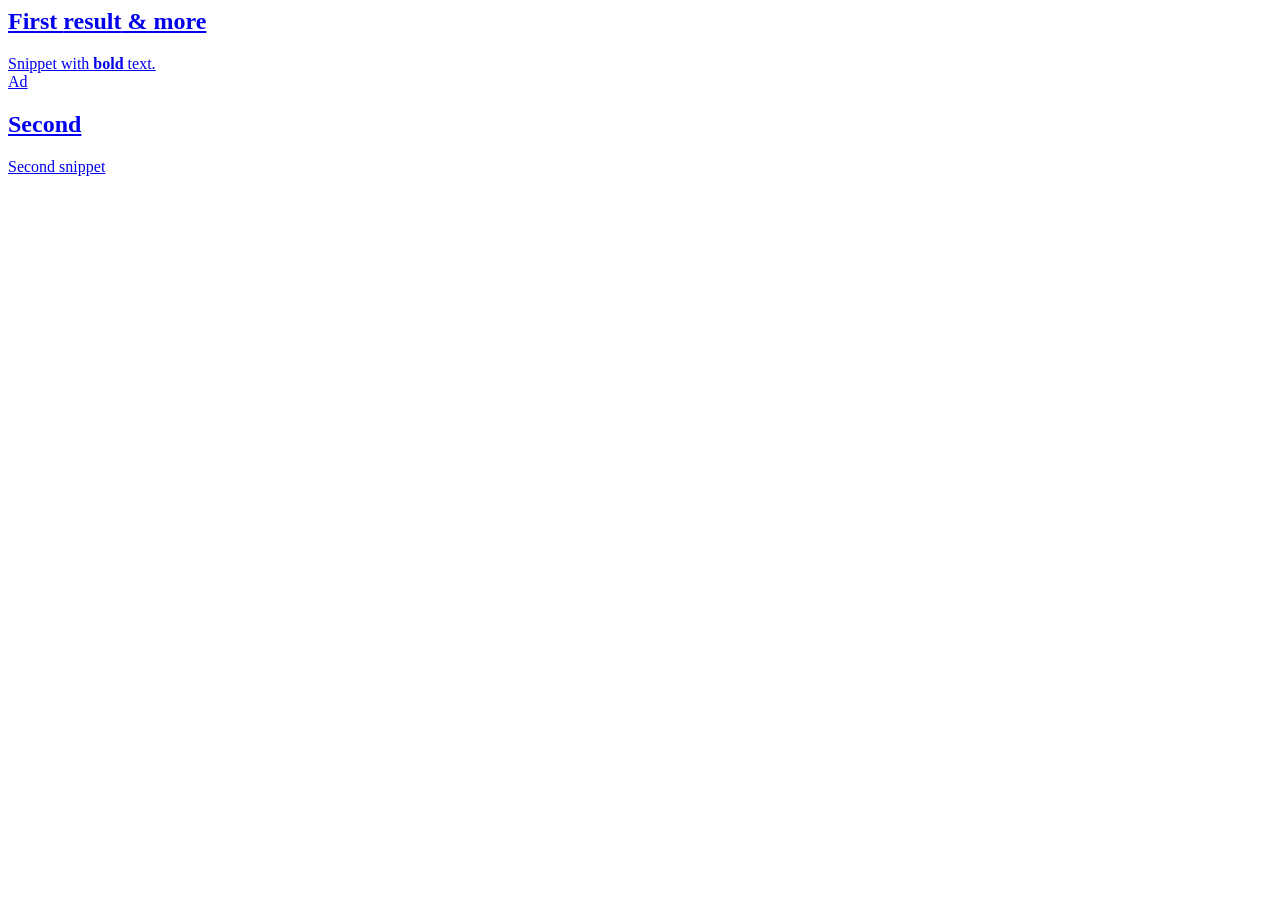
<file: tests/fixtures/ddg.html>
<html><body><div class="results">
<div class="result results_links results_links_deep web-result">
 <h2 class="result__title"><a rel="nofollow" class="result__a" href="//duckduckgo.com/l/?uddg=https%3A%2F%2Fexample.com%2Fa%3Fx%3D1&amp;rut=abc">First <b>result</b> &amp; more</a></h2>
 <a class="result__snippet" href="//duckduckgo.com/l/?uddg=https%3A%2F%2Fexample.com%2Fa">Snippet with <b>bold</b> text.</a>
</div>
<div class="result result--ad"><a class="result__a" href="https://ad.example/">Ad</a></div>
<div class="result results_links web-result">
 <h2 class="result__title"><a class="result__a" href="https://example.org/b">Second</a></h2>
 <a class="result__snippet" href="https://example.org/b">Second snippet</a>
</div></div></body></html>
</file>
<file: UI/assets/app.css>
:root{--bg:#f6f7f9;--panel:#fff;--ink:#16202a;--muted:#667085;--line:#e1e5ea;--acc:#2f5fd0;--hl:#eef3ff;
--FAKE:#c8372d;--PROPAGANDA:#a25bd0;--LEGIT:#2e9a5b;--MISLEADING:#d98a1f;--INCONCLUSIVE:#7b8794;
--support:#2e9a5b;--refute:#c8372d;--neutral:#7b8794;--context_mismatch:#d98a1f;--code:#f0f2f5}
:root[data-theme=dark]{--bg:#0f141a;--panel:#171e26;--ink:#e6ebf1;--muted:#8a96a5;--line:#2a3441;--acc:#6f97f5;--hl:#1c2740;
--FAKE:#ef6a60;--PROPAGANDA:#c58cf0;--LEGIT:#55c488;--MISLEADING:#f0b04f;--INCONCLUSIVE:#9aa6b4;
--support:#55c488;--refute:#ef6a60;--neutral:#9aa6b4;--context_mismatch:#f0b04f;--code:#202a35}
*{box-sizing:border-box}
body{margin:0;background:var(--bg);color:var(--ink);font:14px/1.5 system-ui,-apple-system,Segoe UI,Roboto,sans-serif}
header{position:sticky;top:0;z-index:5;display:flex;align-items:center;gap:16px;padding:8px 16px;background:var(--panel);border-bottom:1px solid var(--line);flex-wrap:wrap}
.brand{font-weight:700;font-size:18px}.brand span{font-weight:400;font-size:12px;color:var(--muted);margin-left:8px}
nav{display:flex;gap:2px;flex-wrap:wrap;flex:1}
nav a{padding:6px 11px;border-radius:6px;color:var(--muted);cursor:pointer;text-decoration:none}
nav a:hover{background:var(--hl)}nav a.on{background:var(--acc);color:#fff}
button,select,input,textarea{font:inherit;color:var(--ink);background:var(--panel);border:1px solid var(--line);border-radius:6px;padding:5px 9px}
button{cursor:pointer}button:hover{border-color:var(--acc)}button.primary{background:var(--acc);color:#fff;border-color:var(--acc)}
button:disabled{opacity:.5;cursor:wait}
main{max-width:1280px;margin:0 auto;padding:18px 16px 60px}
h1,h2,h3{margin:.2em 0 .5em}h2{font-size:18px}h3{font-size:15px}
.muted{color:var(--muted)}.small{font-size:12px}.mono,code,pre{font-family:ui-monospace,Menlo,Consolas,monospace;font-size:12.5px}
.card{background:var(--panel);border:1px solid var(--line);border-radius:10px;padding:14px;margin-bottom:14px}
.grid{display:grid;gap:12px}.g2{grid-template-columns:repeat(auto-fit,minmax(340px,1fr))}.g3{grid-template-columns:repeat(auto-fit,minmax(220px,1fr))}.g4{grid-template-columns:repeat(auto-fit,minmax(150px,1fr))}
.row{display:flex;gap:8px;align-items:center;flex-wrap:wrap;margin-bottom:10px}
table{border-collapse:collapse;width:100%}th,td{padding:5px 8px;border-bottom:1px solid var(--line);text-align:left;vertical-align:top}
th{font-size:12px;color:var(--muted);font-weight:600;position:sticky;top:0;background:var(--panel)}
tr.click{cursor:pointer}tr.click:hover{background:var(--hl)}td.num,th.num{text-align:right;font-variant-numeric:tabular-nums}
.badge{display:inline-block;padding:1px 8px;border-radius:99px;font-size:11.5px;font-weight:600;color:#fff;background:var(--INCONCLUSIVE);white-space:nowrap}
.badge.FAKE{background:var(--FAKE)}.badge.PROPAGANDA{background:var(--PROPAGANDA)}.badge.LEGIT{background:var(--LEGIT)}.badge.MISLEADING{background:var(--MISLEADING)}
.badge.done{background:var(--LEGIT)}.badge.running{background:var(--acc)}.badge.pending{background:var(--INCONCLUSIVE)}.badge.stalled,.badge.error{background:var(--FAKE)}
.badge.pf{background:transparent;color:var(--FAKE);border:1px solid var(--FAKE)}
.badge.support{background:var(--support)}.badge.refute{background:var(--refute)}.badge.neutral{background:var(--neutral)}.badge.context_mismatch{background:var(--context_mismatch)}
.pipe{display:flex;gap:6px;align-items:stretch;flex-wrap:wrap}
.node{flex:1 1 130px;min-width:130px;background:var(--panel);border:1px solid var(--line);border-top:4px solid var(--INCONCLUSIVE);border-radius:8px;padding:8px 10px}
.node.done{border-top-color:var(--LEGIT)}.node.running{border-top-color:var(--acc)}.node.error,.node.stalled{border-top-color:var(--FAKE)}
.node .lv{font-size:11px;color:var(--muted)}.node .nm{font-weight:600}.node .ct{font-size:12px;margin-top:3px;color:var(--muted)}
.arrow{align-self:center;color:var(--muted)}
.bar{height:10px;background:var(--line);border-radius:5px;overflow:hidden}.bar>i{display:block;height:100%;background:var(--acc)}
.pbars .r{display:grid;grid-template-columns:100px 1fr 46px;gap:6px;align-items:center;font-size:12px;margin:2px 0}
.pbars .bar{height:9px}
.drawer-head{display:flex;justify-content:space-between;align-items:center;padding:10px 14px;border-bottom:1px solid var(--line);position:sticky;top:0;background:var(--panel)}
#drawer{position:fixed;right:0;top:0;bottom:0;width:min(780px,100vw);background:var(--bg);border-left:1px solid var(--line);box-shadow:-8px 0 30px #0004;overflow:auto;z-index:20}
#drawer.hidden{display:none}#drawer-body{padding:14px}
.ev{border:1px solid var(--line);border-left:5px solid var(--neutral);border-radius:6px;padding:8px 10px;margin:8px 0;background:var(--panel)}
.ev.support{border-left-color:var(--support)}.ev.refute{border-left-color:var(--refute)}.ev.context_mismatch{border-left-color:var(--context_mismatch)}
.kv{display:grid;grid-template-columns:repeat(auto-fill,minmax(150px,1fr));gap:6px}.kv div{background:var(--code);border-radius:6px;padding:4px 8px}.kv b{display:block;font-size:11px;color:var(--muted);font-weight:500}
.md h1{font-size:22px;border-bottom:1px solid var(--line);padding-bottom:4px}.md h2{font-size:18px;margin-top:1.4em}.md h3{font-size:15px}
.md pre{background:var(--code);padding:10px;border-radius:6px;overflow:auto}.md code{background:var(--code);padding:1px 4px;border-radius:4px}.md pre code{padding:0;background:none}
.md table{display:block;overflow:auto;margin:10px 0}.md th{position:static}.md blockquote{margin:8px 0;padding:2px 12px;border-left:3px solid var(--line);color:var(--muted)}
.md a{color:var(--acc)}.md img{max-width:100%}
.layout{display:grid;grid-template-columns:240px 1fr;gap:16px}.toc{position:sticky;top:60px;align-self:start;max-height:80vh;overflow:auto;font-size:13px}
.toc a{display:block;padding:2px 0;color:var(--muted);text-decoration:none;cursor:pointer}.toc a.l3{padding-left:12px}.toc a:hover{color:var(--acc)}
@media(max-width:800px){.layout{grid-template-columns:1fr}.toc{display:none}}
.spin{display:inline-block;width:14px;height:14px;border:2px solid var(--line);border-top-color:var(--acc);border-radius:50%;animation:sp 1s linear infinite;vertical-align:-2px;margin-right:6px}
@keyframes sp{to{transform:rotate(360deg)}}
.cm td.c{text-align:center;font-variant-numeric:tabular-nums}
pre.log{background:var(--code);padding:8px;border-radius:6px;max-height:300px;overflow:auto;white-space:pre-wrap}
.pending-box{border:1px dashed var(--line);border-radius:8px;padding:16px;color:var(--muted);text-align:center}
.legend span{display:inline-flex;align-items:center;gap:4px;margin-right:12px;font-size:12px}.legend i{width:10px;height:10px;border-radius:2px;display:inline-block}
</file>
<file: UI/assets/annotate.css>
/* Annotate tool; extends app.css variables (light/dark) */
.hidden{display:none!important}
.hdr-right{display:flex;gap:10px;align-items:center}
.ann{display:grid;grid-template-columns:minmax(0,1fr) 380px;gap:14px;align-items:start}
@media(max-width:980px){.ann{grid-template-columns:1fr}}
.meta{display:flex;gap:6px;flex-wrap:wrap;align-items:center;margin-bottom:8px;font-size:12px}
.meta .badge{background:var(--INCONCLUSIVE)}
.layers{display:flex;gap:6px;margin-bottom:10px}
.layers button{flex:1;padding:7px;font-weight:600}
.layers button.on{background:var(--acc);color:#fff;border-color:var(--acc)}
.layers button .st{font-weight:400;font-size:11.5px;opacity:.85;display:block}
#text{white-space:pre-wrap;word-break:break-word;line-height:2.0;font-size:15.5px;padding:6px 4px;user-select:text;cursor:text}
#text .seg{border-radius:2px}
#text .seg.hasspan{cursor:pointer}
#text .seg.sugg{outline:1.5px dashed var(--muted);outline-offset:-1px}
#text .seg.focus{outline:2px solid var(--acc);outline-offset:0}
#text .seg.other{opacity:.55}
.sticky{position:sticky;top:60px}
.side .card{padding:10px 12px}
.spanrow{display:flex;gap:8px;align-items:flex-start;padding:6px 0;border-bottom:1px solid var(--line);font-size:13px}
.spanrow:last-child{border-bottom:0}
.dot{width:11px;height:11px;border-radius:3px;flex:none;margin-top:4px}
.spanrow .tx{flex:1;min-width:0}.spanrow .tx q{display:block;overflow:hidden;text-overflow:ellipsis;white-space:nowrap;quotes:none}
.spanrow .acts{display:flex;gap:4px}
.spanrow button{padding:1px 7px;font-size:12px}
.spanrow.sg{opacity:.9;background:var(--code);border-radius:6px;padding:6px}
.tag{display:inline-block;font-size:11px;padding:0 6px;border-radius:5px;background:var(--code);border:1px solid var(--line);margin-right:3px}
.actions{display:flex;gap:8px;flex-wrap:wrap;margin-top:10px}
.actions button{flex:1 1 auto}
button.warn{border-color:var(--MISLEADING);color:var(--MISLEADING)}
.banner{padding:10px 12px;border-radius:8px;background:var(--hl);border:1px solid var(--acc);margin-bottom:10px;display:flex;gap:10px;align-items:center;justify-content:space-between}
.pop{position:fixed;z-index:30;width:min(430px,calc(100vw - 16px));background:var(--panel);border:1px solid var(--acc);border-radius:10px;box-shadow:0 10px 36px #0005;padding:12px}
.pop .sel{font-size:13px;padding:6px 8px;background:var(--code);border-radius:6px;max-height:84px;overflow:auto;margin-bottom:8px;white-space:pre-wrap}
.pop h4{margin:8px 0 4px;font-size:12px;color:var(--muted);font-weight:600;text-transform:uppercase;letter-spacing:.03em}
.chips{display:flex;flex-wrap:wrap;gap:5px}
.chip{padding:3px 9px;border-radius:99px;border:1px solid var(--line);cursor:pointer;font-size:12.5px;background:var(--panel);user-select:none}
.chip:hover{border-color:var(--acc)}.chip.on{background:var(--acc);color:#fff;border-color:var(--acc)}
.chip kbd{font-size:10px;opacity:.7;margin-right:3px}
.pop textarea,.pop input[type=text]{width:100%}
.pop .btns{display:flex;gap:6px;margin-top:10px;justify-content:flex-end;flex-wrap:wrap}
.pop .tabs{display:flex;gap:4px;margin-bottom:6px;flex-wrap:wrap}
.toast{position:fixed;left:50%;bottom:24px;transform:translateX(-50%);background:var(--ink);color:var(--bg);padding:8px 16px;border-radius:8px;z-index:40;max-width:90vw}
.toast.err{background:var(--FAKE);color:#fff}
.login{max-width:380px;margin:60px auto}.login input{width:100%;margin:6px 0 10px}.login .showpw{display:flex;align-items:center;gap:6px;margin:-4px 0 12px;cursor:pointer}.login .showpw input{width:auto;margin:0}
.hint{font-size:12px;color:var(--muted)}
.legend{display:flex;gap:10px;flex-wrap:wrap;font-size:12px;margin-top:6px}
.legend span{display:inline-flex;gap:4px;align-items:center}
a{color:var(--acc)}
.jobtbl td,.jobtbl th{padding:3px 8px}

.prog{display:flex;gap:6px}
.chip-s{font-size:12px;padding:2px 9px;border-radius:99px;background:var(--code);border:1px solid var(--line);white-space:nowrap}
.bar{height:9px;border-radius:99px;background:var(--code);border:1px solid var(--line);overflow:hidden;min-width:90px;margin:6px 0}
.bar i{display:block;height:100%;background:var(--acc)}.bar.full i{background:var(--LEGIT,#2e9e5b)}
.stat h2{margin:2px 0}
.row{display:flex;gap:8px;align-items:center;flex-wrap:wrap}
.pdot{display:inline-block;width:9px;height:9px;border-radius:50%;background:var(--line);margin-right:2px}
.pdot.on{background:var(--LEGIT,#2e9e5b);box-shadow:0 0 0 3px #2e9e5b33}.pdot.off{background:transparent;border:1px solid var(--muted)}
.inl{display:inline-flex;align-items:center;gap:6px}.inl i{display:inline-block;height:8px;background:var(--acc);border-radius:3px;min-width:2px;max-width:120px}
.secret{margin-top:10px;padding:10px 12px;border:1px dashed var(--acc);border-radius:8px;background:var(--hl)}
.secret code{font-size:16px;user-select:all;padding:2px 6px}
.err{color:var(--FAKE,#c0392b);min-height:1.2em;margin:4px 0}
tr.click{cursor:pointer}tr.click:hover{background:var(--hl)}
a.click{cursor:pointer;text-decoration:underline}
td.num,th.num{text-align:right;font-variant-numeric:tabular-nums;white-space:nowrap}
.inl{white-space:nowrap}

.modal{position:fixed;inset:0;z-index:50;background:#0008;display:flex;align-items:center;justify-content:center;padding:16px}
.modal-box{width:min(440px,100%);background:var(--panel);border:1px solid var(--acc);border-radius:10px;box-shadow:0 10px 36px #0006;padding:16px}
.modal .opt{display:flex;align-items:center;gap:6px;padding:7px 4px;cursor:pointer;border-radius:6px}
.modal .opt:hover{background:var(--code)}
.modal .btns{display:flex;gap:6px;margin-top:12px;justify-content:flex-end}

.tag.warn{border-color:var(--MISLEADING);color:var(--MISLEADING);white-space:normal}
</file>
